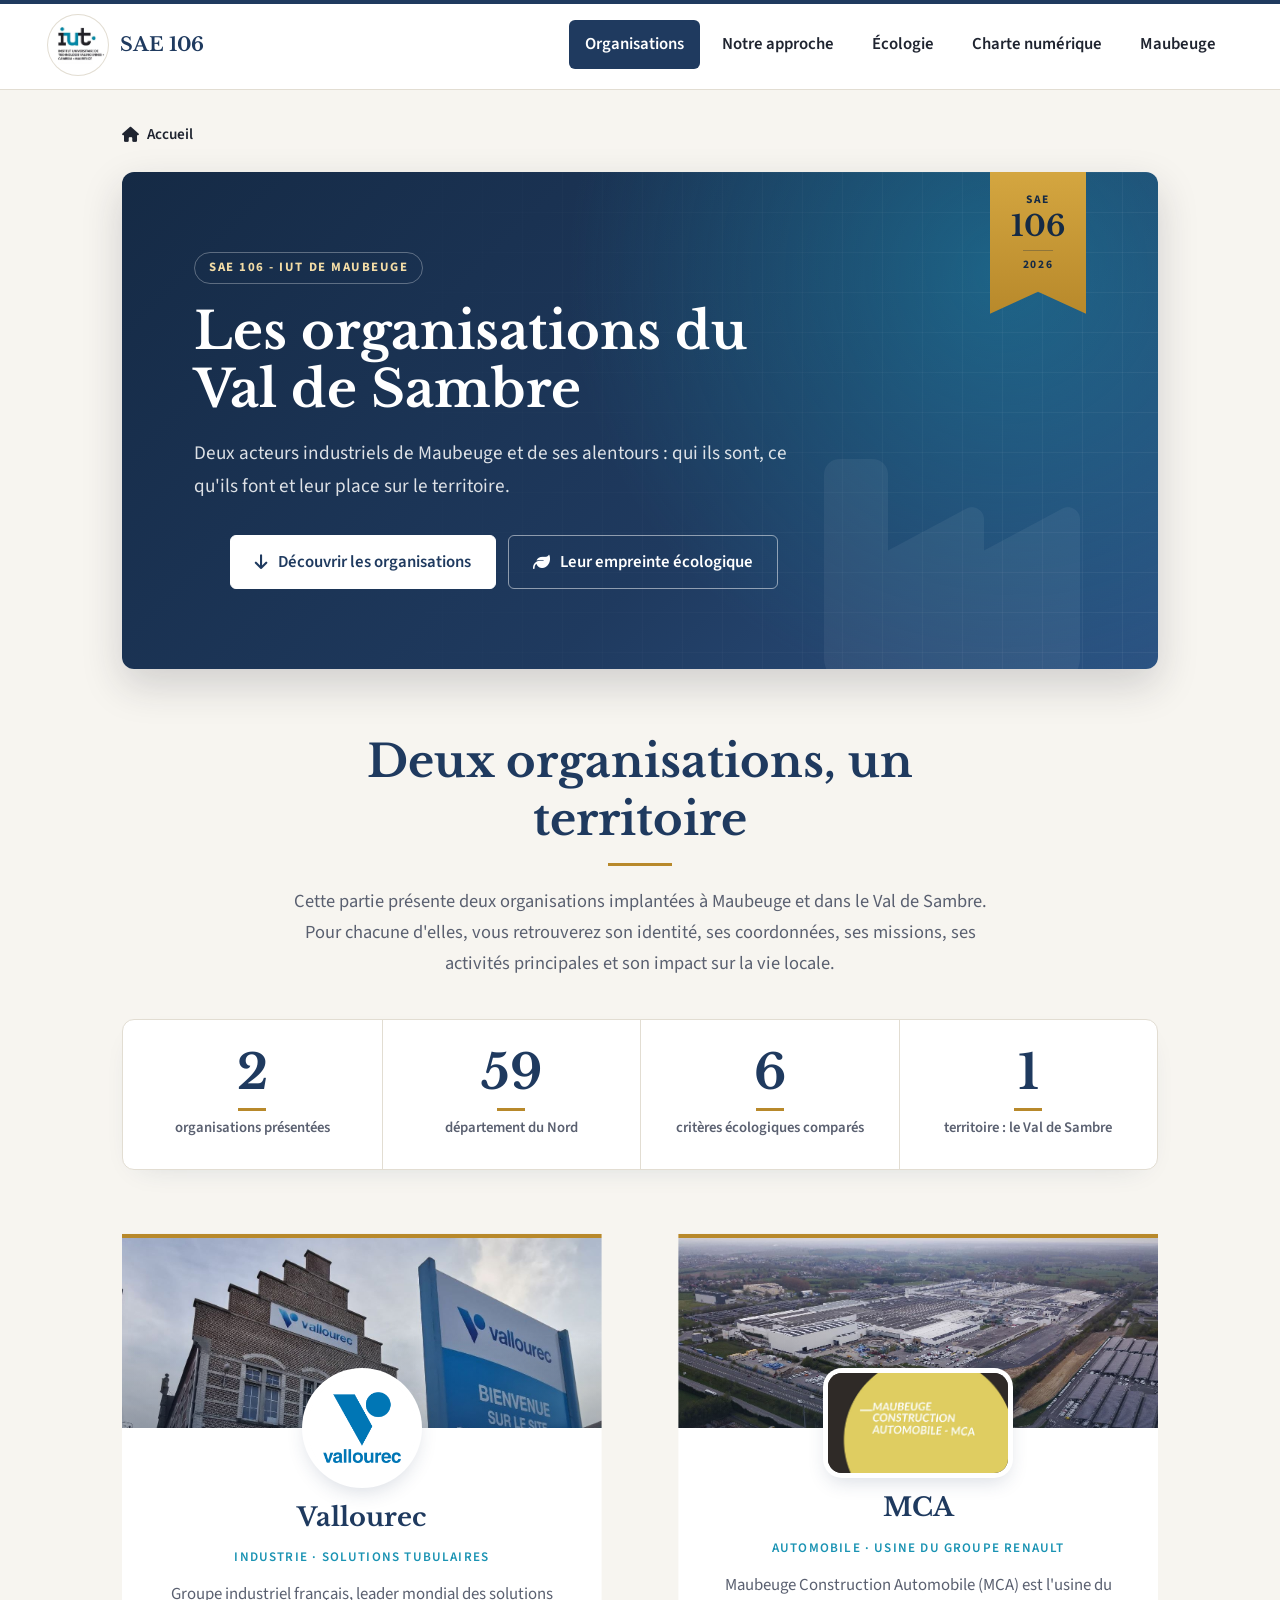
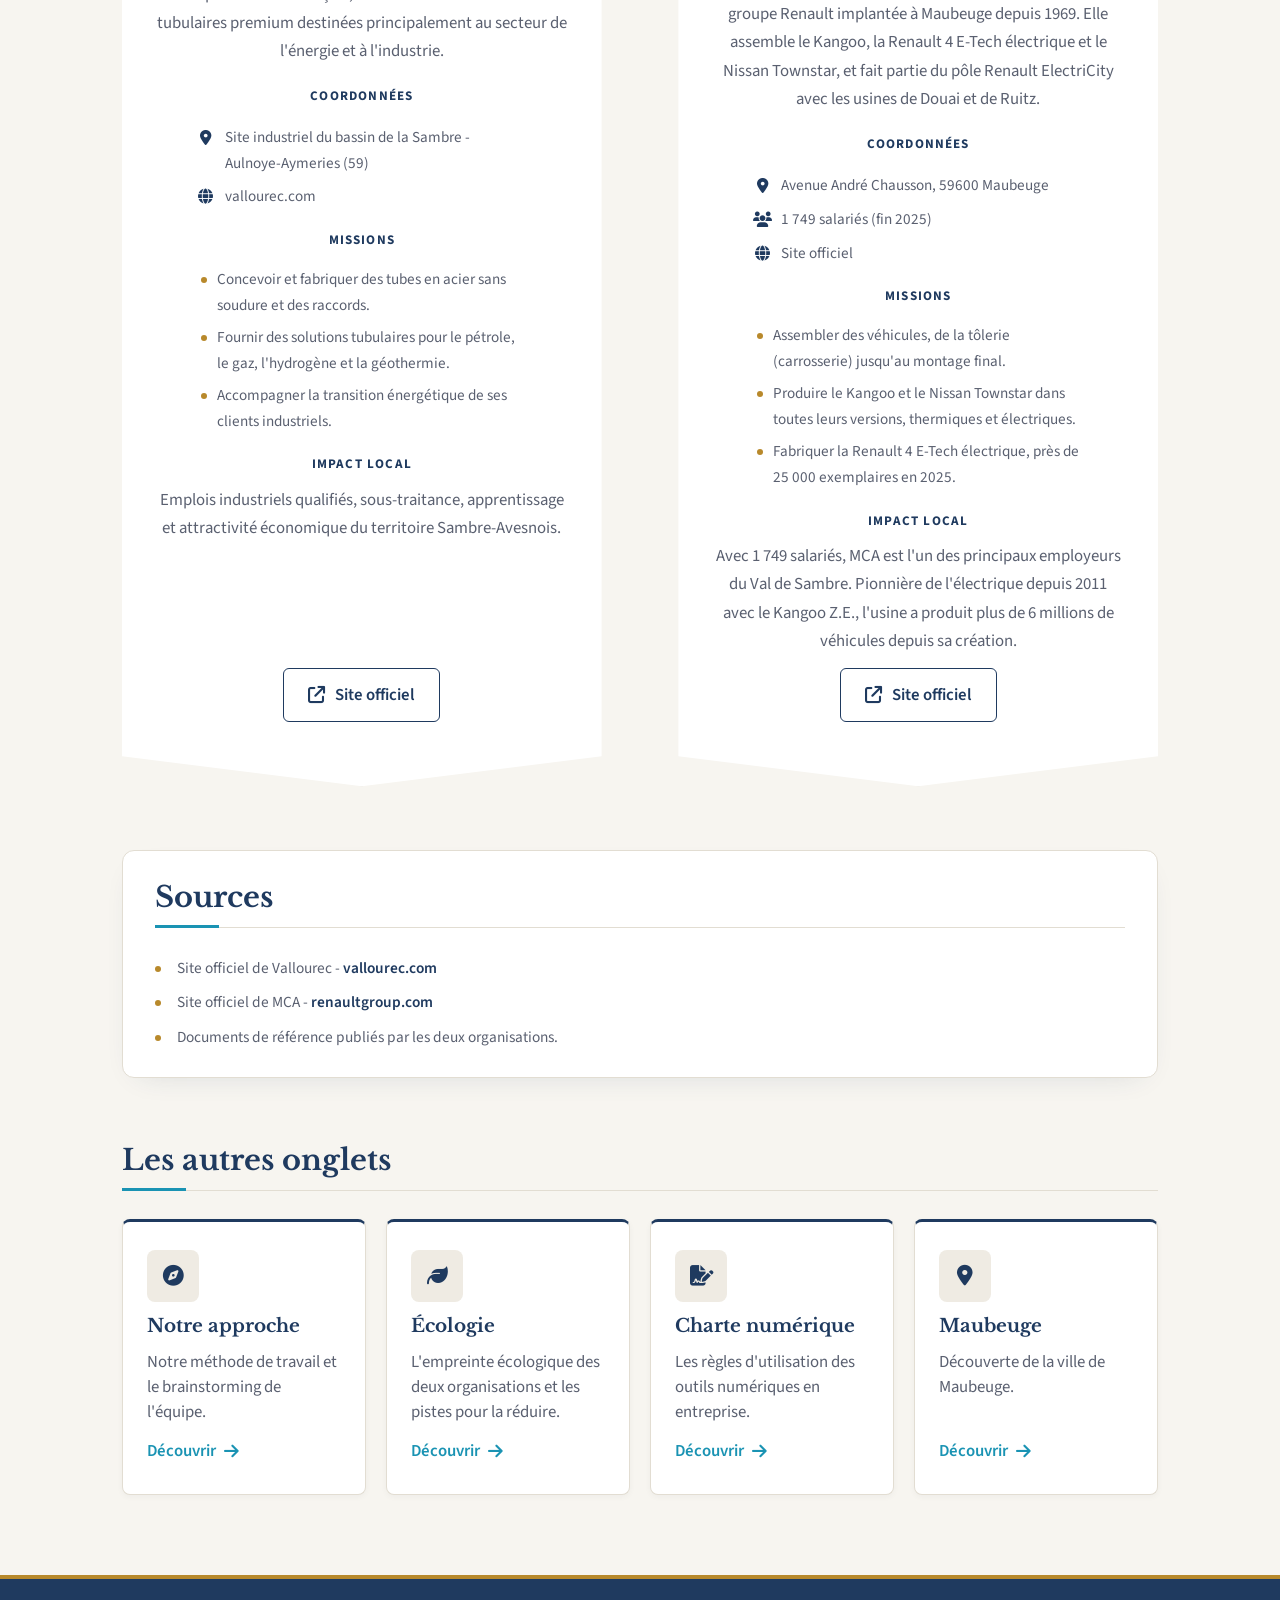
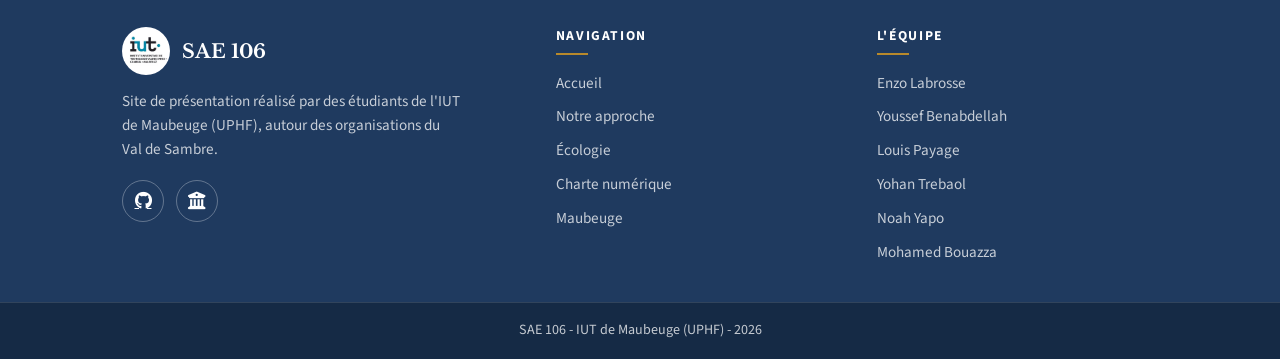
<file: index.html>
<!DOCTYPE html>
<html lang="fr">

<head>
    <meta charset="UTF-8">
    <meta name="viewport" content="width=device-width, initial-scale=1.0">
    <meta name="description" content="Accueil - Les organisations de Maubeuge et du Val de Sambre - Site de la SAE 106 de l'IUT de Maubeuge (UPHF)">
    <link rel="icon" href="source/logo.png">
    <link rel="stylesheet" href="https://cdnjs.cloudflare.com/ajax/libs/font-awesome/6.5.1/css/all.min.css">
    <link href="css/style.css?v=7" rel="stylesheet">
    <link href="css/pages/index.css?v=7" rel="stylesheet">
    <title>Accueil - SAE 106 - IUT de Maubeuge</title>
    <script>document.documentElement.classList.add("js");</script>
    <script src="js/main.js?v=5" defer></script>
</head>

<body>
    <header>
        <a class="marque" href="index.html">
            <img class="logo" src="source/logo.png" alt="Logo de l'IUT de Maubeuge">
            <span>SAE 106</span>
        </a>
        <button class="burger" type="button" aria-label="Ouvrir le menu" aria-expanded="false" aria-controls="menu">
            <span></span>
            <span></span>
            <span></span>
        </button>
        <nav id="menu" aria-label="Menu principal">
            <ul>
                <li><a href="index.html" class="navi">Organisations</a></li>
                <li><a href="page/onglet1.html" class="navi">Notre approche</a></li>
                <li><a href="page/onglet2.html" class="navi">Écologie</a></li>
                <li><a href="page/onglet3.html" class="navi">Charte numérique</a></li>
                <li><a href="page/onglet4.html" class="navi">Maubeuge</a></li>
            </ul>
        </nav>
    </header>

    <main>
        <nav class="fil-ariane" aria-label="Fil d'Ariane">
            <ol>
                <li aria-current="page">
                    <i class="fa-solid fa-house" aria-hidden="true"></i>
                    Accueil
                </li>
            </ol>
        </nav>

        <section class="hero">
            <div class="hero-contenu">
                <p class="hero-surtitre">SAE 106 - IUT de Maubeuge</p>
                <h1 class="hero-titre">Les organisations du Val de Sambre</h1>
                <p class="hero-accroche">Deux acteurs industriels de Maubeuge et de ses alentours : qui ils sont, ce qu'ils font et leur place sur le territoire.</p>
                <div class="actions hero-actions">
                    <a class="bouton bouton-clair" href="#organisations">
                        <i class="fa-solid fa-arrow-down" aria-hidden="true"></i>
                        Découvrir les organisations
                    </a>
                    <a class="bouton bouton-contour" href="page/onglet2.html">
                        <i class="fa-solid fa-leaf" aria-hidden="true"></i>
                        Leur empreinte écologique
                    </a>
                </div>
            </div>
            <div class="banniere-pointe" aria-hidden="true">
                <span class="banniere-pointe-haut">SAE</span>
                <span class="banniere-pointe-num">106</span>
                <span class="banniere-pointe-bas">2026</span>
            </div>
            <i class="fa-solid fa-industry hero-decor" aria-hidden="true"></i>
        </section>

        <section class="intro apparition">
            <h2 class="titre-page">Deux organisations, un territoire</h2>
            <p class="onglet-intro">
                Cette partie présente deux organisations implantées à Maubeuge et dans le Val de Sambre.
                Pour chacune d'elles, vous retrouverez son identité, ses coordonnées, ses missions, ses activités
                principales et son impact sur la vie locale.
            </p>
        </section>

        <section class="chiffres-cles" aria-label="Chiffres clés">
            <div class="chiffre apparition" style="--delai: 1">
                <span class="chiffre-valeur">2</span>
                <span class="chiffre-label">organisations présentées</span>
            </div>
            <div class="chiffre apparition" style="--delai: 2">
                <span class="chiffre-valeur">59</span>
                <span class="chiffre-label">département du Nord</span>
            </div>
            <div class="chiffre apparition" style="--delai: 3">
                <span class="chiffre-valeur">6</span>
                <span class="chiffre-label">critères écologiques comparés</span>
            </div>
            <div class="chiffre apparition" style="--delai: 4">
                <span class="chiffre-valeur">1</span>
                <span class="chiffre-label">territoire : le Val de Sambre</span>
            </div>
        </section>

        <section id="organisations" aria-label="Fiches des organisations">
            <div class="bandeaux-entreprises">

                <!-- ================= Vallourec ================= -->
                <article class="bandeau-entreprise apparition" style="--delai: 1">
                    <div class="bandeau-photo">
                        <i class="fa-solid fa-industry" aria-hidden="true"></i>
                        <img src="source/photo_vallourec.jpg" alt="Site de Vallourec" onerror="this.remove()">
                    </div>

                    <span class="bandeau-logo">
                        <i class="fa-solid fa-industry" aria-hidden="true"></i>
                        <img src="source/logo_Vallourec.png" alt="Logo de Vallourec" onerror="this.remove()">
                    </span>

                    <h2 class="bandeau-nom">Vallourec</h2>
                    <p class="bandeau-type">Industrie &middot; Solutions tubulaires</p>

                    <p class="bandeau-texte">
                        Groupe industriel français, leader mondial des solutions tubulaires premium destinées
                        principalement au secteur de l'énergie et à l'industrie.
                    </p>

                    <h3 class="bandeau-sous-titre">Coordonnées</h3>
                    <ul class="bandeau-infos">
                        <li>
                            <i class="fa-solid fa-location-dot" aria-hidden="true"></i>
                            <span>Site industriel du bassin de la Sambre - Aulnoye-Aymeries (59)</span>
                        </li>
                        <li>
                            <i class="fa-solid fa-globe" aria-hidden="true"></i>
                            <span><a href="https://www.vallourec.com" target="_blank" rel="noopener">vallourec.com</a></span>
                        </li>
                    </ul>

                    <h3 class="bandeau-sous-titre">Missions</h3>
                    <ul class="bandeau-liste">
                        <li>Concevoir et fabriquer des tubes en acier sans soudure et des raccords.</li>
                        <li>Fournir des solutions tubulaires pour le pétrole, le gaz, l'hydrogène et la géothermie.</li>
                        <li>Accompagner la transition énergétique de ses clients industriels.</li>
                    </ul>

                    <h3 class="bandeau-sous-titre">Impact local</h3>
                    <p class="bandeau-texte">
                        Emplois industriels qualifiés, sous-traitance, apprentissage et attractivité
                        économique du territoire Sambre-Avesnois.
                    </p>

                    <a class="bouton bouton-secondaire" href="https://www.vallourec.com" target="_blank" rel="noopener">
                        <i class="fa-solid fa-arrow-up-right-from-square" aria-hidden="true"></i>
                        Site officiel
                    </a>
                </article>

                <!-- ===================== MCA ===================== -->
                <article class="bandeau-entreprise apparition" style="--delai: 2">
                    <div class="bandeau-photo">
                        <i class="fa-solid fa-car" aria-hidden="true"></i>
                        <img src="source/photo_mca.jpg" alt="Vue aérienne de l'usine MCA à Maubeuge" onerror="this.remove()">
                    </div>

                    <span class="bandeau-logo bandeau-logo-sombre">
                        <i class="fa-solid fa-car" aria-hidden="true"></i>
                        <img src="source/logo_mca.jpeg" alt="Logo de MCA" onerror="this.remove()">
                    </span>

                    <h2 class="bandeau-nom">MCA</h2>
                    <p class="bandeau-type">Automobile &middot; Usine du groupe Renault</p>

                    <p class="bandeau-texte">
                        Maubeuge Construction Automobile (MCA) est l'usine du groupe Renault implantée à Maubeuge
                        depuis 1969. Elle assemble le Kangoo, la Renault 4 E-Tech électrique et le Nissan Townstar,
                        et fait partie du pôle Renault ElectriCity avec les usines de Douai et de Ruitz.
                    </p>

                    <h3 class="bandeau-sous-titre">Coordonnées</h3>
                    <ul class="bandeau-infos">
                        <li>
                            <i class="fa-solid fa-location-dot" aria-hidden="true"></i>
                            <span>Avenue André Chausson, 59600 Maubeuge</span>
                        </li>
                        <li>
                            <i class="fa-solid fa-users" aria-hidden="true"></i>
                            <span>1 749 salariés (fin 2025)</span>
                        </li>
                        <li>
                            <i class="fa-solid fa-globe" aria-hidden="true"></i>
                            <span><a href="https://www.renaultgroup.com/groupe/implantations/usine-maubeuge-mca/" target="_blank" rel="noopener">Site officiel</a></span>
                        </li>
                    </ul>

                    <h3 class="bandeau-sous-titre">Missions</h3>
                    <ul class="bandeau-liste">
                        <li>Assembler des véhicules, de la tôlerie (carrosserie) jusqu'au montage final.</li>
                        <li>Produire le Kangoo et le Nissan Townstar dans toutes leurs versions, thermiques et électriques.</li>
                        <li>Fabriquer la Renault 4 E-Tech électrique, près de 25 000 exemplaires en 2025.</li>
                    </ul>

                    <h3 class="bandeau-sous-titre">Impact local</h3>
                    <p class="bandeau-texte">
                        Avec 1 749 salariés, MCA est l'un des principaux employeurs du Val de Sambre. Pionnière de
                        l'électrique depuis 2011 avec le Kangoo Z.E., l'usine a produit plus de 6 millions de véhicules
                        depuis sa création.
                    </p>

                    <a class="bouton bouton-secondaire" href="https://www.renaultgroup.com/groupe/implantations/usine-maubeuge-mca/" target="_blank" rel="noopener">
                        <i class="fa-solid fa-arrow-up-right-from-square" aria-hidden="true"></i>
                        Site officiel
                    </a>
                </article>

            </div>
        </section>

        <section class="sources apparition" aria-labelledby="titre-sources">
            <h2 id="titre-sources" class="section-titre">Sources</h2>
            <ul>
                <li>Site officiel de Vallourec - <a href="https://www.vallourec.com" target="_blank" rel="noopener">vallourec.com</a></li>
                <li>Site officiel de MCA - <a href="https://www.renaultgroup.com/groupe/implantations/usine-maubeuge-mca/" target="_blank" rel="noopener">renaultgroup.com</a></li>
                <li>Documents de référence publiés par les deux organisations.</li>
            </ul>
        </section>

        <section aria-labelledby="titre-onglets">
            <h2 id="titre-onglets" class="section-titre apparition">Les autres onglets</h2>
            <div class="grille-cartes">
                <a class="carte apparition" style="--delai: 1" href="page/onglet1.html">
                    <span class="carte-icone"><i class="fa-solid fa-compass" aria-hidden="true"></i></span>
                    <h3>Notre approche</h3>
                    <p>Notre méthode de travail et le brainstorming de l'équipe.</p>
                    <span class="carte-lien">Découvrir <i class="fa-solid fa-arrow-right" aria-hidden="true"></i></span>
                </a>
                <a class="carte apparition" style="--delai: 2" href="page/onglet2.html">
                    <span class="carte-icone"><i class="fa-solid fa-leaf" aria-hidden="true"></i></span>
                    <h3>Écologie</h3>
                    <p>L'empreinte écologique des deux organisations et les pistes pour la réduire.</p>
                    <span class="carte-lien">Découvrir <i class="fa-solid fa-arrow-right" aria-hidden="true"></i></span>
                </a>
                <a class="carte apparition" style="--delai: 3" href="page/onglet3.html">
                    <span class="carte-icone"><i class="fa-solid fa-file-signature" aria-hidden="true"></i></span>
                    <h3>Charte numérique</h3>
                    <p>Les règles d'utilisation des outils numériques en entreprise.</p>
                    <span class="carte-lien">Découvrir <i class="fa-solid fa-arrow-right" aria-hidden="true"></i></span>
                </a>
                <a class="carte apparition" style="--delai: 4" href="page/onglet4.html">
                    <span class="carte-icone"><i class="fa-solid fa-location-dot" aria-hidden="true"></i></span>
                    <h3>Maubeuge</h3>
                    <p>Découverte de la ville de Maubeuge.</p>
                    <span class="carte-lien">Découvrir <i class="fa-solid fa-arrow-right" aria-hidden="true"></i></span>
                </a>
            </div>
        </section>
    </main>

    <footer>
        <div class="footer-grille">
            <div class="footer-colonne footer-marque">
                <a class="footer-logo" href="index.html">
                    <img src="source/logo.png" alt="" width="48" height="48">
                    <span>SAE 106</span>
                </a>
                <p>Site de présentation réalisé par des étudiants de l'IUT de Maubeuge (UPHF), autour des organisations du Val de Sambre.</p>
                <div class="liens-footer">
                    <a href="https://github.com/JulesLFL/sae106" aria-label="Dépôt GitHub du projet">
                        <i class="fa-brands fa-github" aria-hidden="true"></i>
                    </a>
                    <a href="https://www.uphf.fr" aria-label="Site de l'UPHF">
                        <i class="fa-solid fa-building-columns" aria-hidden="true"></i>
                    </a>
                </div>
            </div>

            <nav class="footer-colonne" aria-label="Plan du site">
                <h2 class="footer-titre">Navigation</h2>
                <ul>
                    <li><a href="index.html">Accueil</a></li>
                    <li><a href="page/onglet1.html">Notre approche</a></li>
                    <li><a href="page/onglet2.html">Écologie</a></li>
                    <li><a href="page/onglet3.html">Charte numérique</a></li>
                    <li><a href="page/onglet4.html">Maubeuge</a></li>
                </ul>
            </nav>

            <div class="footer-colonne">
                <h2 class="footer-titre">L'équipe</h2>
                <ul>
                    <li>Enzo Labrosse</li>
                    <li>Youssef Benabdellah</li>
                    <li>Louis Payage</li>
                    <li>Yohan Trebaol</li>
                    <li>Noah Yapo</li>
                    <li>Mohamed Bouazza</li>
                </ul>
            </div>
        </div>

        <div class="footer-bas">
            <p>SAE 106 - IUT de Maubeuge (UPHF) - <span id="annee">2026</span></p>
        </div>
    </footer>
</body>

</html>
</file>
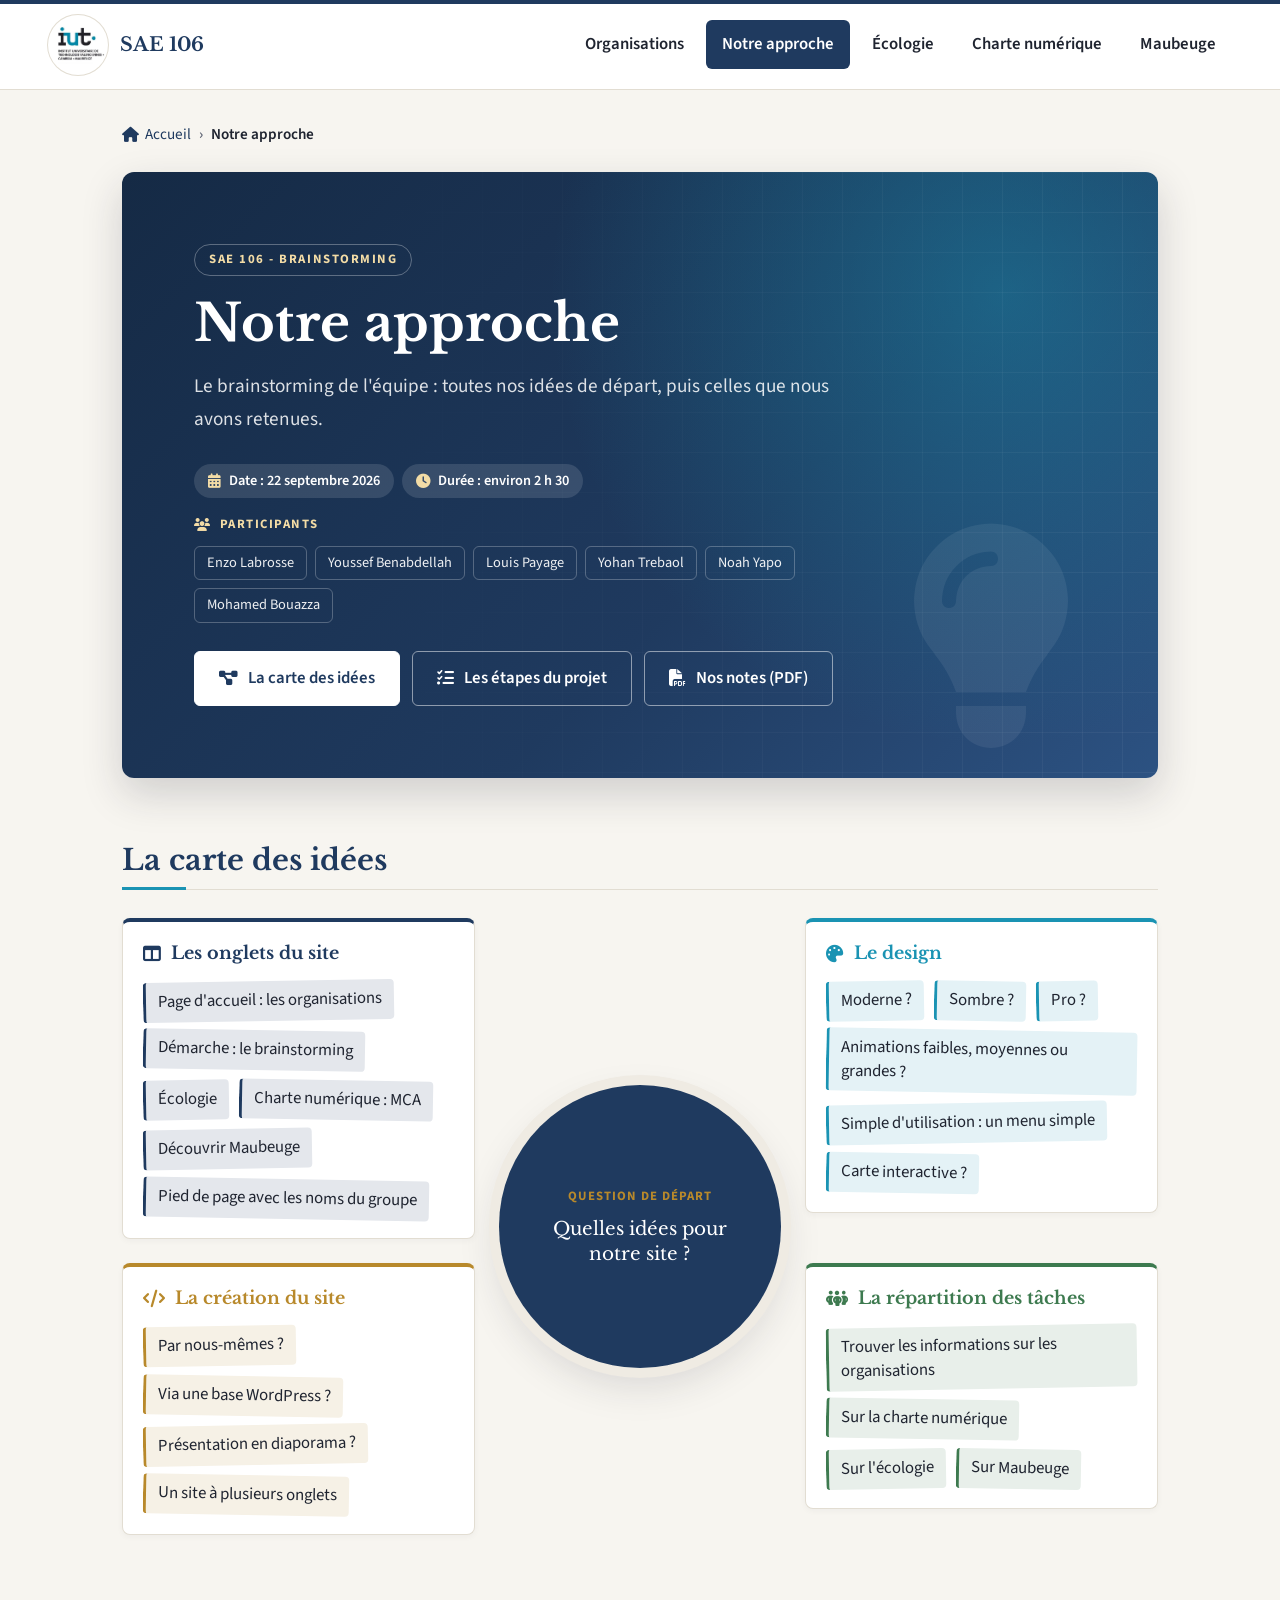
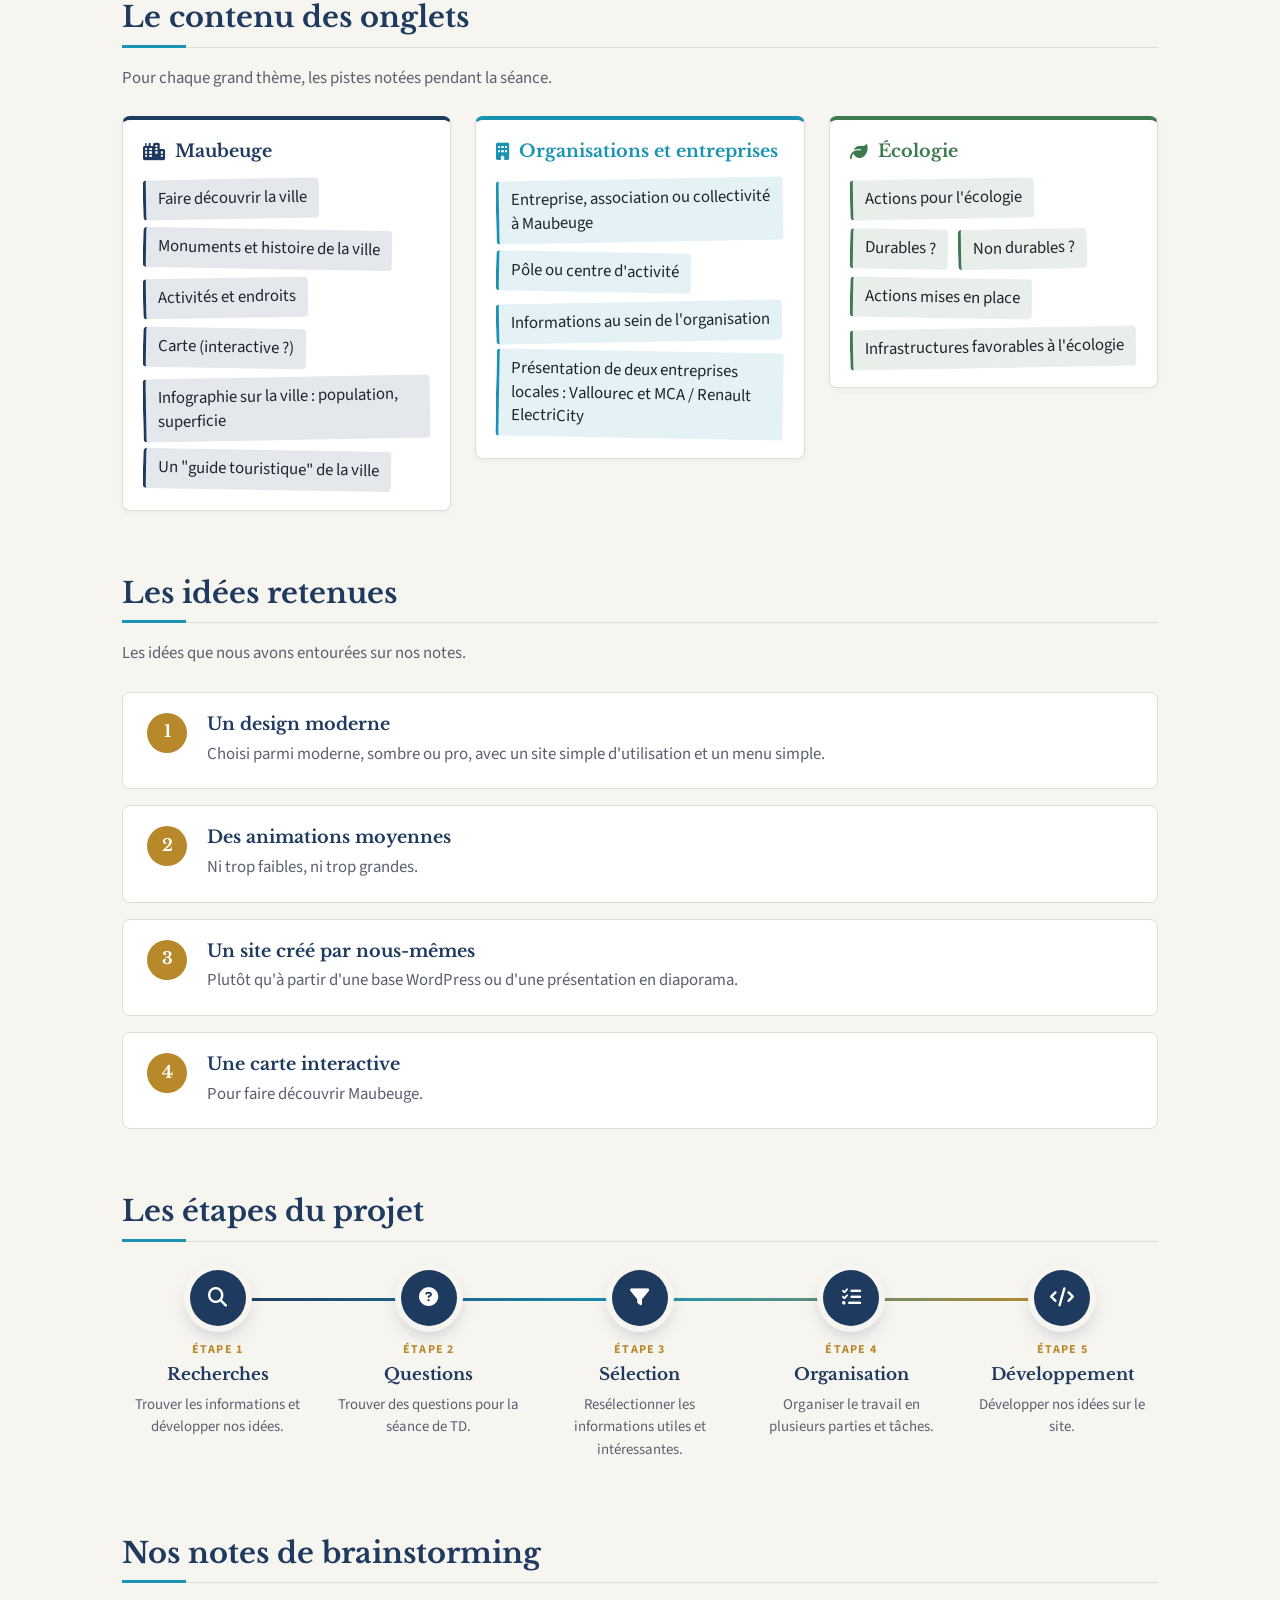
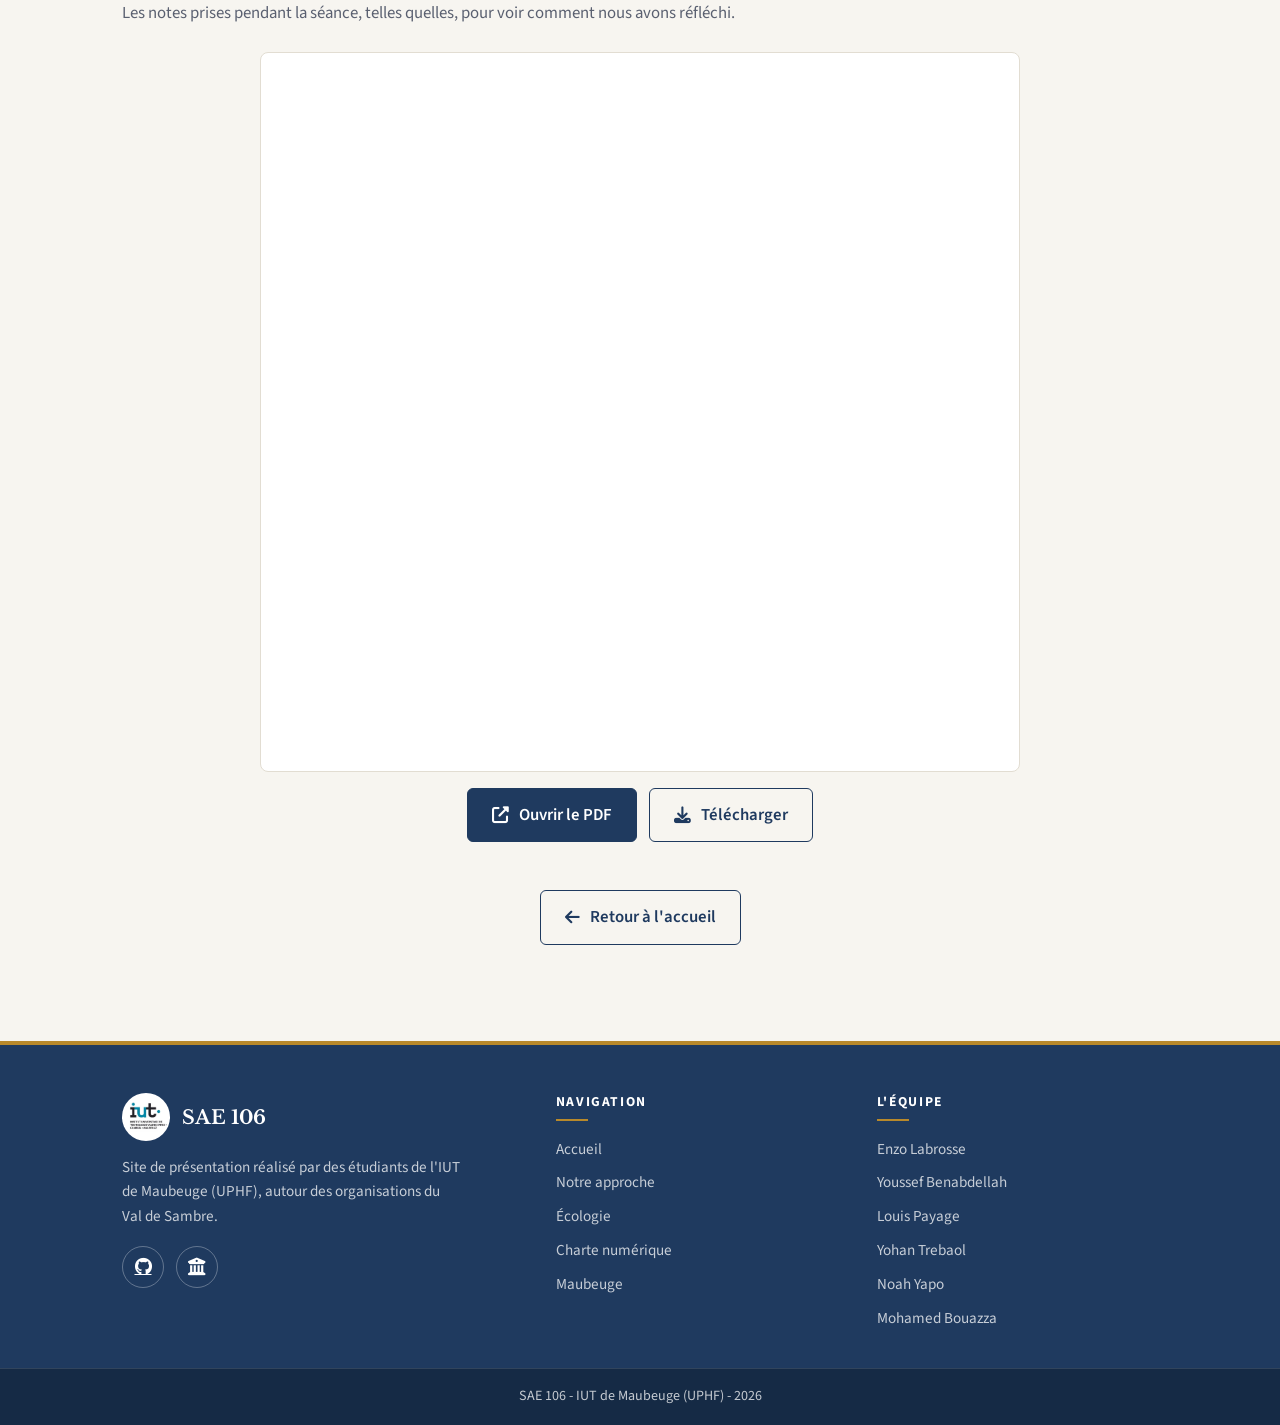
<file: page/onglet1.html>
<!DOCTYPE html>
<html lang="fr">

<head>
    <meta charset="UTF-8">
    <meta name="viewport" content="width=device-width, initial-scale=1.0">
    <meta name="description" content="Notre approche - Site de la SAE 106 de l'IUT de Maubeuge (UPHF)">
    <link rel="icon" href="../source/logo.png">
    <link rel="stylesheet" href="https://cdnjs.cloudflare.com/ajax/libs/font-awesome/6.5.1/css/all.min.css">
    <link href="../css/style.css?v=7" rel="stylesheet">
    <link href="../css/pages/onglet.css?v=6" rel="stylesheet">
    <link href="../css/pages/brainstorming.css?v=7" rel="stylesheet">
    <title>Notre approche - SAE 106</title>
    <script>document.documentElement.classList.add("js");</script>
    <script src="../js/main.js?v=5" defer></script>
</head>

<body>
    <header>
        <a class="marque" href="../index.html">
            <img class="logo" src="../source/logo.png" alt="Logo de l'IUT de Maubeuge">
            <span>SAE 106</span>
        </a>
        <button class="burger" type="button" aria-label="Ouvrir le menu" aria-expanded="false" aria-controls="menu">
            <span></span>
            <span></span>
            <span></span>
        </button>
        <nav id="menu" aria-label="Menu principal">
            <ul>
                <li><a href="../index.html" class="navi">Organisations</a></li>
                <li><a href="onglet1.html" class="navi">Notre approche</a></li>
                <li><a href="onglet2.html" class="navi">Écologie</a></li>
                <li><a href="onglet3.html" class="navi">Charte numérique</a></li>
                <li><a href="onglet4.html" class="navi">Maubeuge</a></li>
            </ul>
        </nav>
    </header>

    <main>
        <nav class="fil-ariane" aria-label="Fil d'Ariane">
            <ol>
                <li>
                    <a href="../index.html">
                        <i class="fa-solid fa-house" aria-hidden="true"></i>
                        Accueil
                    </a>
                </li>
                <li aria-current="page">Notre approche</li>
            </ol>
        </nav>

        <section class="banniere">
            <div class="banniere-contenu">
                <p class="banniere-surtitre">SAE 106 - Brainstorming</p>
                <h1 class="banniere-titre">Notre approche</h1>
                <p class="banniere-accroche">Le brainstorming de l'équipe : toutes nos idées de départ, puis celles que nous avons retenues.</p>
                <ul class="banniere-infos">
                    <li><i class="fa-solid fa-calendar-days" aria-hidden="true"></i> Date : 22 septembre 2026</li>
                    <li><i class="fa-solid fa-clock" aria-hidden="true"></i> Durée : environ 2 h 30</li>
                </ul>
                <div class="banniere-equipe">
                    <p class="banniere-equipe-titre" id="titre-participants"><i class="fa-solid fa-users" aria-hidden="true"></i> Participants</p>
                    <ul aria-labelledby="titre-participants">
                        <li>Enzo Labrosse</li>
                        <li>Youssef Benabdellah</li>
                        <li>Louis Payage</li>
                        <li>Yohan Trebaol</li>
                        <li>Noah Yapo</li>
                        <li>Mohamed Bouazza</li>
                    </ul>
                </div>
                <div class="banniere-actions">
                    <a class="bouton bouton-clair" href="#titre-carte">
                        <i class="fa-solid fa-diagram-project" aria-hidden="true"></i>
                        La carte des idées
                    </a>
                    <a class="bouton bouton-contour" href="#titre-etapes">
                        <i class="fa-solid fa-list-check" aria-hidden="true"></i>
                        Les étapes du projet
                    </a>
                    <a class="bouton bouton-contour" href="#titre-notes">
                        <i class="fa-solid fa-file-pdf" aria-hidden="true"></i>
                        Nos notes (PDF)
                    </a>
                </div>
            </div>
            <i class="fa-solid fa-lightbulb banniere-decor" aria-hidden="true"></i>
        </section>

        <section class="bloc" aria-labelledby="titre-carte">
            <h2 id="titre-carte" class="section-titre apparition">La carte des idées</h2>
            <div class="carte-mentale">
                <div class="sujet apparition">
                    <span class="sujet-label">Question de départ</span>
                    <p>Quelles idées pour notre site ?</p>
                </div>
                <article class="branche apparition" style="--delai: 1; --couleur: var(--primaire)">
                    <h3><i class="fa-solid fa-table-columns" aria-hidden="true"></i> Les onglets du site</h3>
                    <ul class="idees">
                        <li>Page d'accueil : les organisations</li>
                        <li>Démarche : le brainstorming</li>
                        <li>Écologie</li>
                        <li>Charte numérique : MCA</li>
                        <li>Découvrir Maubeuge</li>
                        <li>Pied de page avec les noms du groupe</li>
                    </ul>
                </article>
                <article class="branche apparition" style="--delai: 2; --couleur: var(--accent)">
                    <h3><i class="fa-solid fa-palette" aria-hidden="true"></i> Le design</h3>
                    <ul class="idees">
                        <li>Moderne ?</li>
                        <li>Sombre ?</li>
                        <li>Pro ?</li>
                        <li>Animations faibles, moyennes ou grandes ?</li>
                        <li>Simple d'utilisation : un menu simple</li>
                        <li>Carte interactive ?</li>
                    </ul>
                </article>
                <article class="branche apparition" style="--delai: 3; --couleur: var(--or)">
                    <h3><i class="fa-solid fa-code" aria-hidden="true"></i> La création du site</h3>
                    <ul class="idees">
                        <li>Par nous-mêmes ?</li>
                        <li>Via une base WordPress ?</li>
                        <li>Présentation en diaporama ?</li>
                        <li>Un site à plusieurs onglets</li>
                    </ul>
                </article>
                <article class="branche apparition" style="--delai: 4; --couleur: var(--vert)">
                    <h3><i class="fa-solid fa-people-group" aria-hidden="true"></i> La répartition des tâches</h3>
                    <ul class="idees">
                        <li>Trouver les informations sur les organisations</li>
                        <li>Sur la charte numérique</li>
                        <li>Sur l'écologie</li>
                        <li>Sur Maubeuge</li>
                    </ul>
                </article>
            </div>
        </section>

        <section class="bloc" aria-labelledby="titre-contenus">
            <h2 id="titre-contenus" class="section-titre apparition">Le contenu des onglets</h2>
            <p class="section-intro apparition">Pour chaque grand thème, les pistes notées pendant la séance.</p>
            <div class="contenus">
                <article class="branche apparition" style="--delai: 1; --couleur: var(--primaire)">
                    <h3><i class="fa-solid fa-city" aria-hidden="true"></i> Maubeuge</h3>
                    <ul class="idees">
                        <li>Faire découvrir la ville</li>
                        <li>Monuments et histoire de la ville</li>
                        <li>Activités et endroits</li>
                        <li>Carte (interactive ?)</li>
                        <li>Infographie sur la ville : population, superficie</li>
                        <li>Un "guide touristique" de la ville</li>
                    </ul>
                </article>
                <article class="branche apparition" style="--delai: 2; --couleur: var(--accent)">
                    <h3><i class="fa-solid fa-building" aria-hidden="true"></i> Organisations et entreprises</h3>
                    <ul class="idees">
                        <li>Entreprise, association ou collectivité à Maubeuge</li>
                        <li>Pôle ou centre d'activité</li>
                        <li>Informations au sein de l'organisation</li>
                        <li>Présentation de deux entreprises locales : Vallourec et MCA / Renault ElectriCity</li>
                    </ul>
                </article>
                <article class="branche apparition" style="--delai: 3; --couleur: var(--vert)">
                    <h3><i class="fa-solid fa-leaf" aria-hidden="true"></i> Écologie</h3>
                    <ul class="idees">
                        <li>Actions pour l'écologie</li>
                        <li>Durables ?</li>
                        <li>Non durables ?</li>
                        <li>Actions mises en place</li>
                        <li>Infrastructures favorables à l'écologie</li>
                    </ul>
                </article>
            </div>
        </section>

        <section class="bloc" aria-labelledby="titre-retenues">
            <h2 id="titre-retenues" class="section-titre apparition">Les idées retenues</h2>
            <p class="section-intro apparition">Les idées que nous avons entourées sur nos notes.</p>
            <ol class="retenues">
                <li class="apparition" style="--delai: 1">
                    <h3>Un design moderne</h3>
                    <p>Choisi parmi moderne, sombre ou pro, avec un site simple d'utilisation et un menu simple.</p>
                </li>
                <li class="apparition" style="--delai: 2">
                    <h3>Des animations moyennes</h3>
                    <p>Ni trop faibles, ni trop grandes.</p>
                </li>
                <li class="apparition" style="--delai: 3">
                    <h3>Un site créé par nous-mêmes</h3>
                    <p>Plutôt qu'à partir d'une base WordPress ou d'une présentation en diaporama.</p>
                </li>
                <li class="apparition" style="--delai: 4">
                    <h3>Une carte interactive</h3>
                    <p>Pour faire découvrir Maubeuge.</p>
                </li>
            </ol>
        </section>

        <section class="bloc" aria-labelledby="titre-etapes">
            <h2 id="titre-etapes" class="section-titre apparition">Les étapes du projet</h2>
            <ol class="frise">
                <li class="etape apparition" style="--delai: 1">
                    <span class="etape-pastille"><i class="fa-solid fa-magnifying-glass" aria-hidden="true"></i></span>
                    <span class="etape-num">Étape 1</span>
                    <h3>Recherches</h3>
                    <p>Trouver les informations et développer nos idées.</p>
                </li>
                <li class="etape apparition" style="--delai: 2">
                    <span class="etape-pastille"><i class="fa-solid fa-circle-question" aria-hidden="true"></i></span>
                    <span class="etape-num">Étape 2</span>
                    <h3>Questions</h3>
                    <p>Trouver des questions pour la séance de TD.</p>
                </li>
                <li class="etape apparition" style="--delai: 3">
                    <span class="etape-pastille"><i class="fa-solid fa-filter" aria-hidden="true"></i></span>
                    <span class="etape-num">Étape 3</span>
                    <h3>Sélection</h3>
                    <p>Resélectionner les informations utiles et intéressantes.</p>
                </li>
                <li class="etape apparition" style="--delai: 4">
                    <span class="etape-pastille"><i class="fa-solid fa-list-check" aria-hidden="true"></i></span>
                    <span class="etape-num">Étape 4</span>
                    <h3>Organisation</h3>
                    <p>Organiser le travail en plusieurs parties et tâches.</p>
                </li>
                <li class="etape apparition" style="--delai: 5">
                    <span class="etape-pastille"><i class="fa-solid fa-code" aria-hidden="true"></i></span>
                    <span class="etape-num">Étape 5</span>
                    <h3>Développement</h3>
                    <p>Développer nos idées sur le site.</p>
                </li>
            </ol>
        </section>

        <section class="bloc" aria-labelledby="titre-notes">
            <h2 id="titre-notes" class="section-titre apparition">Nos notes de brainstorming</h2>
            <p class="section-intro apparition">Les notes prises pendant la séance, telles quelles, pour voir comment nous avons réfléchi.</p>
            <div class="notes-pdf apparition">
                <iframe class="notes-pdf-lecteur" src="../source/Brainstorm.pdf#view=FitH" title="Notes manuscrites de la séance de brainstorming (PDF)" loading="lazy"></iframe>
                <div class="notes-pdf-actions">
                    <a class="bouton" href="../source/Brainstorm.pdf" target="_blank" rel="noopener">
                        <i class="fa-solid fa-up-right-from-square" aria-hidden="true"></i>
                        Ouvrir le PDF
                    </a>
                    <a class="bouton bouton-secondaire" href="../source/Brainstorm.pdf" download="brainstorming-sae106.pdf">
                        <i class="fa-solid fa-download" aria-hidden="true"></i>
                        Télécharger
                    </a>
                </div>
            </div>
        </section>

        <div class="retour apparition">
            <a class="bouton bouton-secondaire" href="../index.html">
                <i class="fa-solid fa-arrow-left" aria-hidden="true"></i>
                Retour à l'accueil
            </a>
        </div>
    </main>

    <footer>
        <div class="footer-grille">
            <div class="footer-colonne footer-marque">
                <a class="footer-logo" href="../index.html">
                    <img src="../source/logo.png" alt="" width="48" height="48">
                    <span>SAE 106</span>
                </a>
                <p>Site de présentation réalisé par des étudiants de l'IUT de Maubeuge (UPHF), autour des organisations du Val de Sambre.</p>
                <div class="liens-footer">
                    <a href="https://github.com/JulesLFL/sae106" aria-label="Dépôt GitHub du projet">
                        <i class="fa-brands fa-github" aria-hidden="true"></i>
                    </a>
                    <a href="https://www.uphf.fr" aria-label="Site de l'UPHF">
                        <i class="fa-solid fa-building-columns" aria-hidden="true"></i>
                    </a>
                </div>
            </div>

            <nav class="footer-colonne" aria-label="Plan du site">
                <h2 class="footer-titre">Navigation</h2>
                <ul>
                    <li><a href="../index.html">Accueil</a></li>
                    <li><a href="onglet1.html">Notre approche</a></li>
                    <li><a href="onglet2.html">Écologie</a></li>
                    <li><a href="onglet3.html">Charte numérique</a></li>
                    <li><a href="onglet4.html">Maubeuge</a></li>
                </ul>
            </nav>

            <div class="footer-colonne">
                <h2 class="footer-titre">L'équipe</h2>
                <ul>
                    <li>Enzo Labrosse</li>
                    <li>Youssef Benabdellah</li>
                    <li>Louis Payage</li>
                    <li>Yohan Trebaol</li>
                    <li>Noah Yapo</li>
                    <li>Mohamed Bouazza</li>
                </ul>
            </div>
        </div>

        <div class="footer-bas">
            <p>SAE 106 - IUT de Maubeuge (UPHF) - <span id="annee">2026</span></p>
        </div>
    </footer>
</body>

</html>
</file>
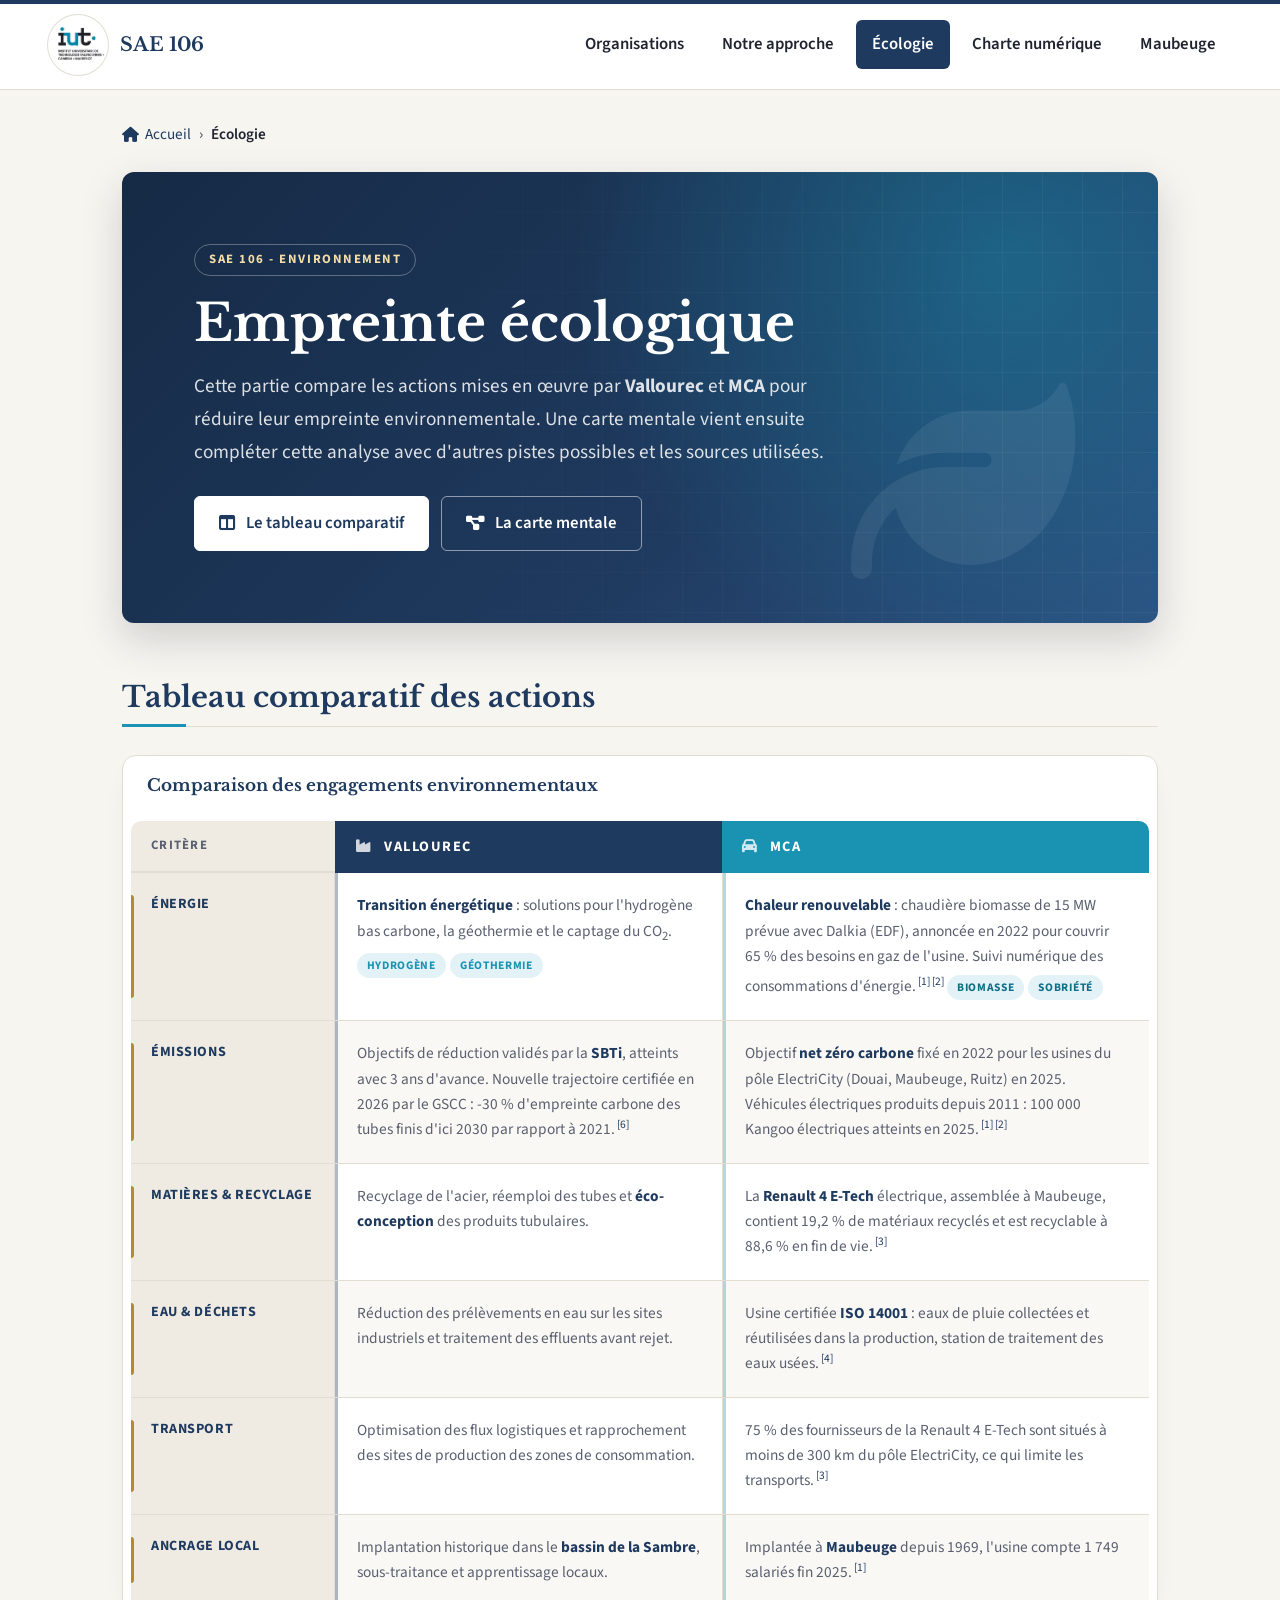
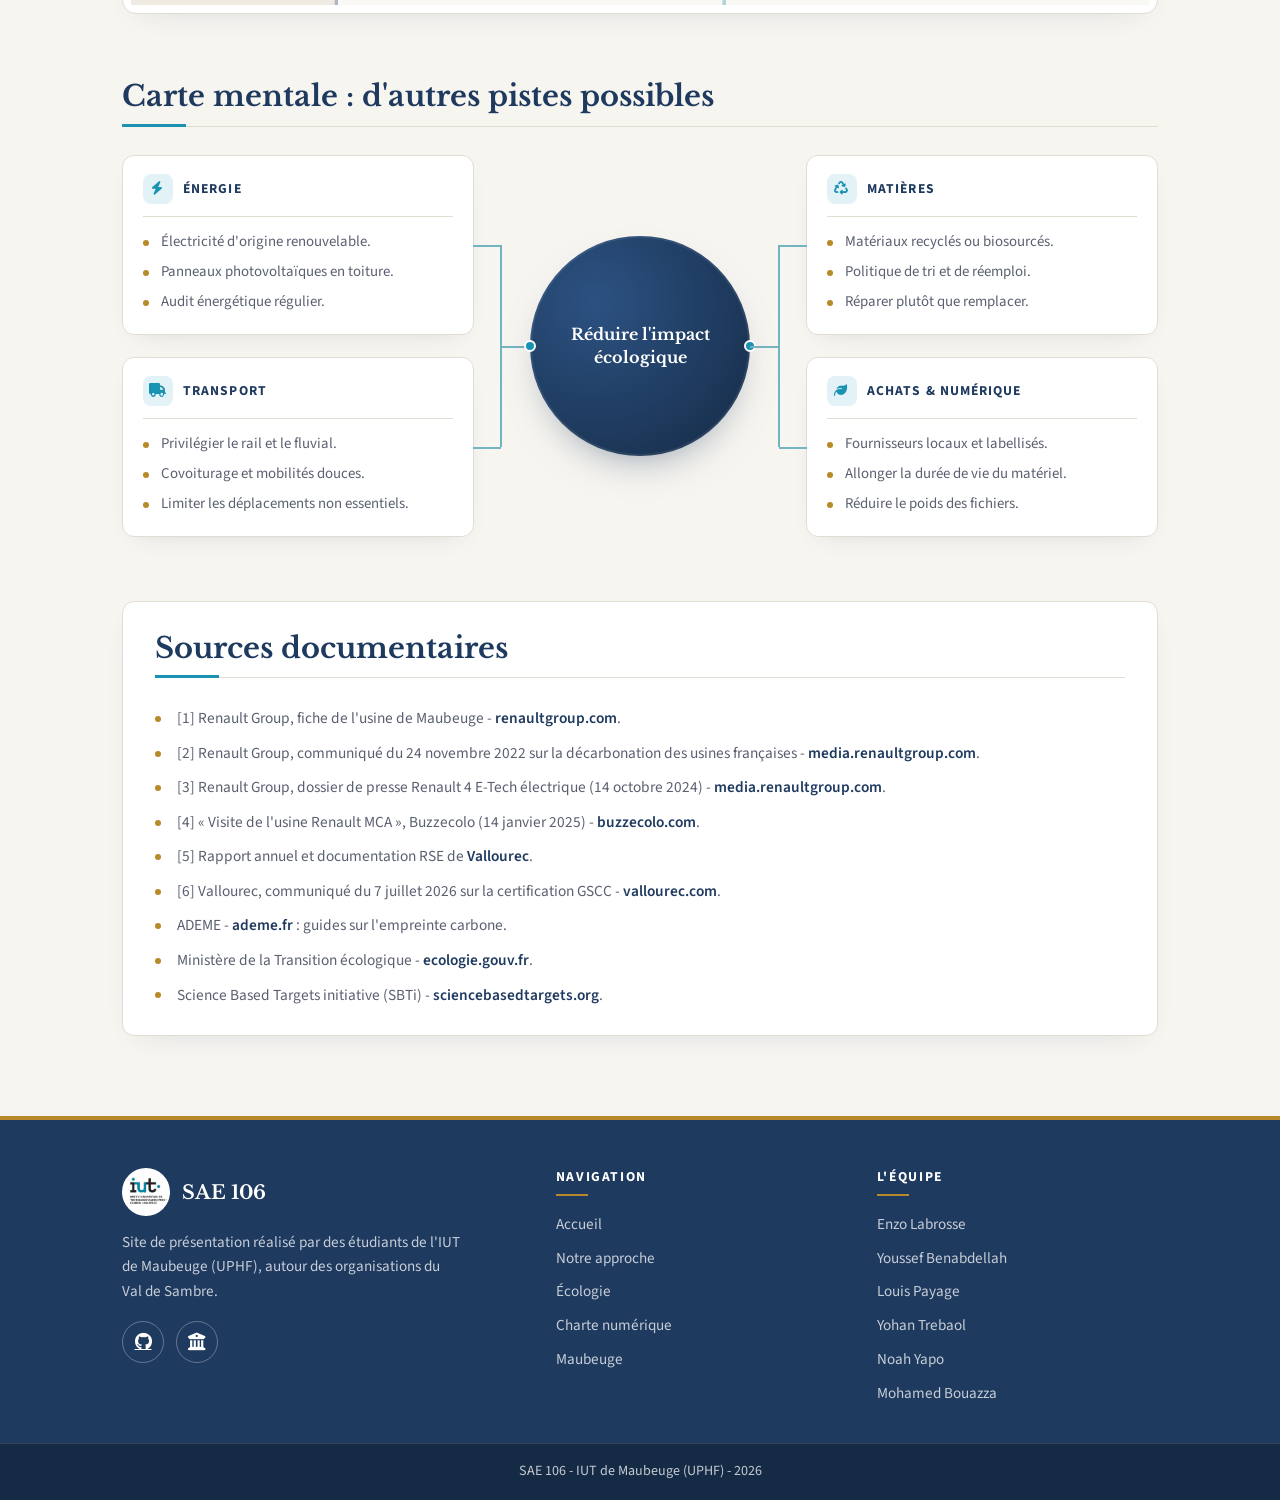
<file: page/onglet2.html>
<!DOCTYPE html>
<html lang="fr">

<head>
    <meta charset="UTF-8">
    <meta name="viewport" content="width=device-width, initial-scale=1.0">
    <meta name="description" content="Écologie - Site de la SAE 106 de l'IUT de Maubeuge (UPHF)">
    <link rel="icon" href="../source/logo.png">
    <link rel="stylesheet" href="https://cdnjs.cloudflare.com/ajax/libs/font-awesome/6.5.1/css/all.min.css">
    <link href="../css/style.css?v=7" rel="stylesheet">
    <link href="../css/pages/ecologie.css?v=7" rel="stylesheet">
    <title>Écologie - SAE 106</title>
    <script>document.documentElement.classList.add("js");</script>
    <script src="../js/main.js?v=5" defer></script>
</head>

<body>
    <header>
        <a class="marque" href="../index.html">
            <img class="logo" src="../source/logo.png" alt="Logo de l'IUT de Maubeuge">
            <span>SAE 106</span>
        </a>
        <button class="burger" type="button" aria-label="Ouvrir le menu" aria-expanded="false" aria-controls="menu">
            <span></span>
            <span></span>
            <span></span>
        </button>
        <nav id="menu" aria-label="Menu principal">
            <ul>
                <li><a href="../index.html" class="navi">Organisations</a></li>
                <li><a href="onglet1.html" class="navi">Notre approche</a></li>
                <li><a href="onglet2.html" class="navi">Écologie</a></li>
                <li><a href="onglet3.html" class="navi">Charte numérique</a></li>
                <li><a href="onglet4.html" class="navi">Maubeuge</a></li>
            </ul>
        </nav>
    </header>

    <main>
        <nav class="fil-ariane" aria-label="Fil d'Ariane">
            <ol>
                <li>
                    <a href="../index.html">
                        <i class="fa-solid fa-house" aria-hidden="true"></i>
                        Accueil
                    </a>
                </li>
                <li aria-current="page">Écologie</li>
            </ol>
        </nav>

        <section class="banniere eco-banniere">
            <div class="banniere-contenu">
                <p class="banniere-surtitre">SAE 106 - Environnement</p>
                <h1 class="banniere-titre">Empreinte écologique</h1>
                <p class="banniere-accroche">
                    Cette partie compare les actions mises en œuvre par <strong>Vallourec</strong> et <strong>MCA</strong>
                    pour réduire leur empreinte environnementale. Une carte mentale vient ensuite compléter cette
                    analyse avec d'autres pistes possibles et les sources utilisées.
                </p>
                <div class="banniere-actions">
                    <a class="bouton bouton-clair" href="#titre-tableau">
                        <i class="fa-solid fa-table-columns" aria-hidden="true"></i>
                        Le tableau comparatif
                    </a>
                    <a class="bouton bouton-contour" href="#titre-carte-mentale">
                        <i class="fa-solid fa-diagram-project" aria-hidden="true"></i>
                        La carte mentale
                    </a>
                </div>
            </div>
            <i class="fa-solid fa-leaf banniere-decor" aria-hidden="true"></i>
        </section>

        <!-- ============ Tableau comparatif ============ -->
        <section class="eco-section apparition" aria-labelledby="titre-tableau">
            <h2 id="titre-tableau" class="section-titre">Tableau comparatif des actions</h2>

            <div class="tableau-wrapper">
                <table class="tableau-comparatif">
                    <caption>Comparaison des engagements environnementaux</caption>
                    <thead>
                        <tr>
                            <th scope="col">Critère</th>
                            <th scope="col" class="col-vallourec">
                                <i class="fa-solid fa-industry" aria-hidden="true"></i>
                                Vallourec
                            </th>
                            <th scope="col" class="col-mca">
                                <i class="fa-solid fa-car" aria-hidden="true"></i>
                                MCA
                            </th>
                        </tr>
                    </thead>
                    <tbody>
                        <tr>
                            <th scope="row">Énergie</th>
                            <td>
                                <strong>Transition énergétique</strong> : solutions pour l'hydrogène bas
                                carbone, la géothermie et le captage du CO<sub>2</sub>.
                                <span class="tag">Hydrogène</span><span class="tag">Géothermie</span>
                            </td>
                            <td>
                                <strong>Chaleur renouvelable</strong> : chaudière biomasse de 15 MW prévue avec Dalkia (EDF),
                                annoncée en 2022 pour couvrir 65 % des besoins en gaz de l'usine. Suivi numérique des
                                consommations d'énergie.<sup class="note"><a href="#source-1">[1]</a></sup><sup class="note"><a href="#source-2">[2]</a></sup>
                                <span class="tag">Biomasse</span><span class="tag">Sobriété</span>
                            </td>
                        </tr>
                        <tr>
                            <th scope="row">Émissions</th>
                            <td>
                                Objectifs de réduction validés par la <strong>SBTi</strong>, atteints avec 3 ans d'avance.
                                Nouvelle trajectoire certifiée en 2026 par le GSCC : -30 % d'empreinte carbone des tubes
                                finis d'ici 2030 par rapport à 2021.<sup class="note"><a href="#source-6">[6]</a></sup>
                            </td>
                            <td>
                                Objectif <strong>net zéro carbone</strong> fixé en 2022 pour les usines du pôle ElectriCity
                                (Douai, Maubeuge, Ruitz) en 2025. Véhicules électriques produits depuis 2011 : 100 000
                                Kangoo électriques atteints en 2025.<sup class="note"><a href="#source-1">[1]</a></sup><sup class="note"><a href="#source-2">[2]</a></sup>
                            </td>
                        </tr>
                        <tr>
                            <th scope="row">Matières &amp; recyclage</th>
                            <td>
                                Recyclage de l'acier, réemploi des tubes et <strong>éco-conception</strong>
                                des produits tubulaires.
                            </td>
                            <td>
                                La <strong>Renault 4 E-Tech</strong> électrique, assemblée à Maubeuge, contient 19,2 % de
                                matériaux recyclés et est recyclable à 88,6 % en fin de vie.<sup class="note"><a href="#source-3">[3]</a></sup>
                            </td>
                        </tr>
                        <tr>
                            <th scope="row">Eau &amp; déchets</th>
                            <td>
                                Réduction des prélèvements en eau sur les sites industriels et traitement
                                des effluents avant rejet.
                            </td>
                            <td>
                                Usine certifiée <strong>ISO 14001</strong> : eaux de pluie collectées et réutilisées dans la
                                production, station de traitement des eaux usées.<sup class="note"><a href="#source-4">[4]</a></sup>
                            </td>
                        </tr>
                        <tr>
                            <th scope="row">Transport</th>
                            <td>
                                Optimisation des flux logistiques et rapprochement des sites de
                                production des zones de consommation.
                            </td>
                            <td>
                                75 % des fournisseurs de la Renault 4 E-Tech sont situés à moins de 300 km du pôle
                                ElectriCity, ce qui limite les transports.<sup class="note"><a href="#source-3">[3]</a></sup>
                            </td>
                        </tr>
                        <tr>
                            <th scope="row">Ancrage local</th>
                            <td>
                                Implantation historique dans le <strong>bassin de la Sambre</strong>,
                                sous-traitance et apprentissage locaux.
                            </td>
                            <td>
                                Implantée à <strong>Maubeuge</strong> depuis 1969, l'usine compte 1 749 salariés
                                fin 2025.<sup class="note"><a href="#source-1">[1]</a></sup>
                            </td>
                        </tr>
                    </tbody>
                </table>
            </div>
        </section>

        <!-- ============ Carte mentale ============ -->
        <section class="eco-section apparition" aria-labelledby="titre-carte-mentale">
            <h2 id="titre-carte-mentale" class="section-titre">Carte mentale : d'autres pistes possibles</h2>

            <div class="carte-mentale">
                <!-- Colonne gauche -->
                <div class="cm-colonne">
                    <div class="cm-branche">
                        <h3><i class="fa-solid fa-bolt" aria-hidden="true"></i> Énergie</h3>
                        <ul>
                            <li>Électricité d'origine renouvelable.</li>
                            <li>Panneaux photovoltaïques en toiture.</li>
                            <li>Audit énergétique régulier.</li>
                        </ul>
                    </div>
                    <div class="cm-branche">
                        <h3><i class="fa-solid fa-truck" aria-hidden="true"></i> Transport</h3>
                        <ul>
                            <li>Privilégier le rail et le fluvial.</li>
                            <li>Covoiturage et mobilités douces.</li>
                            <li>Limiter les déplacements non essentiels.</li>
                        </ul>
                    </div>
                </div>

                <!-- Cercle central -->
                <div class="cm-central">
                    Réduire l'impact écologique
                </div>

                <!-- Colonne droite -->
                <div class="cm-colonne">
                    <div class="cm-branche">
                        <h3><i class="fa-solid fa-recycle" aria-hidden="true"></i> Matières</h3>
                        <ul>
                            <li>Matériaux recyclés ou biosourcés.</li>
                            <li>Politique de tri et de réemploi.</li>
                            <li>Réparer plutôt que remplacer.</li>
                        </ul>
                    </div>
                    <div class="cm-branche">
                        <h3><i class="fa-solid fa-leaf" aria-hidden="true"></i> Achats &amp; numérique</h3>
                        <ul>
                            <li>Fournisseurs locaux et labellisés.</li>
                            <li>Allonger la durée de vie du matériel.</li>
                            <li>Réduire le poids des fichiers.</li>
                        </ul>
                    </div>
                </div>
            </div>
        </section>

        <!-- ============ Sources ============ -->
        <section class="sources apparition" aria-labelledby="titre-sources">
            <h2 id="titre-sources" class="section-titre">Sources documentaires</h2>
            <ul>
                <li id="source-1">[1] Renault Group, fiche de l'usine de Maubeuge - <a href="https://www.renaultgroup.com/groupe/implantations/usine-maubeuge-mca/" target="_blank" rel="noopener">renaultgroup.com</a>.</li>
                <li id="source-2">[2] Renault Group, communiqué du 24 novembre 2022 sur la décarbonation des usines françaises - <a href="https://media.renaultgroup.com/renault-group-accelere-le-plan-de-decarbonation-de-ses-usines-en-france-et-innove-avec-des-partenaires-inedits-voltalia-engie-et-dalkia/" target="_blank" rel="noopener">media.renaultgroup.com</a>.</li>
                <li id="source-3">[3] Renault Group, dossier de presse Renault 4 E-Tech électrique (14 octobre 2024) - <a href="https://be.media.renaultgroup.com/renault-4-e-tech-electric-la-voiture-blue-jean-bien-dans-son-epoque/?lang=bel" target="_blank" rel="noopener">media.renaultgroup.com</a>.</li>
                <li id="source-4">[4] « Visite de l'usine Renault MCA », Buzzecolo (14 janvier 2025) - <a href="https://www.buzzecolo.com/5445/visite-de-lusine-renault-mca/" target="_blank" rel="noopener">buzzecolo.com</a>.</li>
                <li id="source-5">[5] Rapport annuel et documentation RSE de <a href="https://www.vallourec.com/our-sustainability-vision/environment/" target="_blank" rel="noopener">Vallourec</a>.</li>
                <li id="source-6">[6] Vallourec, communiqué du 7 juillet 2026 sur la certification GSCC - <a href="https://www.vallourec.com/investors/press-releases-regulated-information/" target="_blank" rel="noopener">vallourec.com</a>.</li>
                <li>ADEME - <a href="https://www.ademe.fr" target="_blank" rel="noopener">ademe.fr</a> : guides sur l'empreinte carbone.</li>
                <li>Ministère de la Transition écologique - <a href="https://www.ecologie.gouv.fr" target="_blank" rel="noopener">ecologie.gouv.fr</a>.</li>
                <li>Science Based Targets initiative (SBTi) - <a href="https://sciencebasedtargets.org" target="_blank" rel="noopener">sciencebasedtargets.org</a>.</li>
            </ul>
        </section>
    </main>

    <footer>
        <div class="footer-grille">
            <div class="footer-colonne footer-marque">
                <a class="footer-logo" href="../index.html">
                    <img src="../source/logo.png" alt="" width="48" height="48">
                    <span>SAE 106</span>
                </a>
                <p>Site de présentation réalisé par des étudiants de l'IUT de Maubeuge (UPHF), autour des organisations du Val de Sambre.</p>
                <div class="liens-footer">
                    <a href="https://github.com/JulesLFL/sae106" aria-label="Dépôt GitHub du projet">
                        <i class="fa-brands fa-github" aria-hidden="true"></i>
                    </a>
                    <a href="https://www.uphf.fr" aria-label="Site de l'UPHF">
                        <i class="fa-solid fa-building-columns" aria-hidden="true"></i>
                    </a>
                </div>
            </div>

            <nav class="footer-colonne" aria-label="Plan du site">
                <h2 class="footer-titre">Navigation</h2>
                <ul>
                    <li><a href="../index.html">Accueil</a></li>
                    <li><a href="onglet1.html">Notre approche</a></li>
                    <li><a href="onglet2.html">Écologie</a></li>
                    <li><a href="onglet3.html">Charte numérique</a></li>
                    <li><a href="onglet4.html">Maubeuge</a></li>
                </ul>
            </nav>

            <div class="footer-colonne">
                <h2 class="footer-titre">L'équipe</h2>
                <ul>
                    <li>Enzo Labrosse</li>
                    <li>Youssef Benabdellah</li>
                    <li>Louis Payage</li>
                    <li>Yohan Trebaol</li>
                    <li>Noah Yapo</li>
                    <li>Mohamed Bouazza</li>
                </ul>
            </div>
        </div>

        <div class="footer-bas">
            <p>SAE 106 - IUT de Maubeuge (UPHF) - <span id="annee">2026</span></p>
        </div>
    </footer>
</body>

</html>
</file>
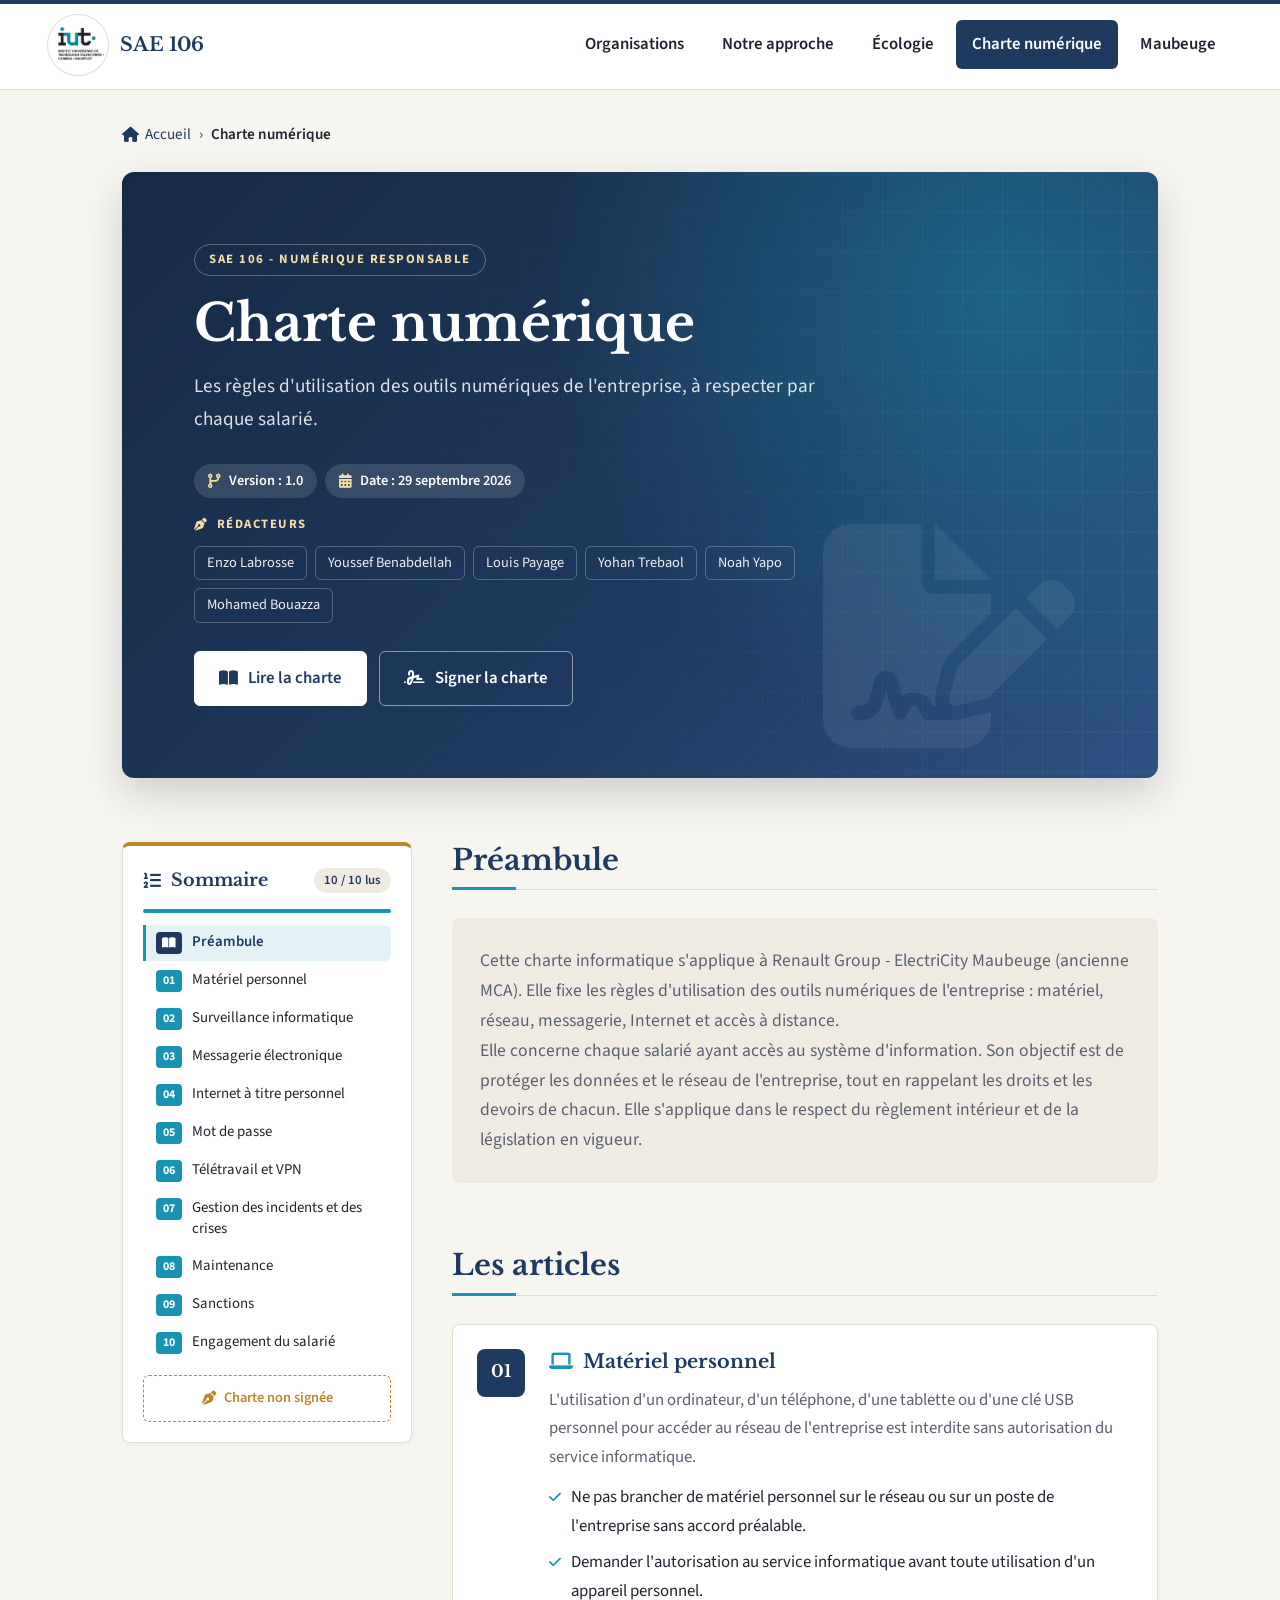
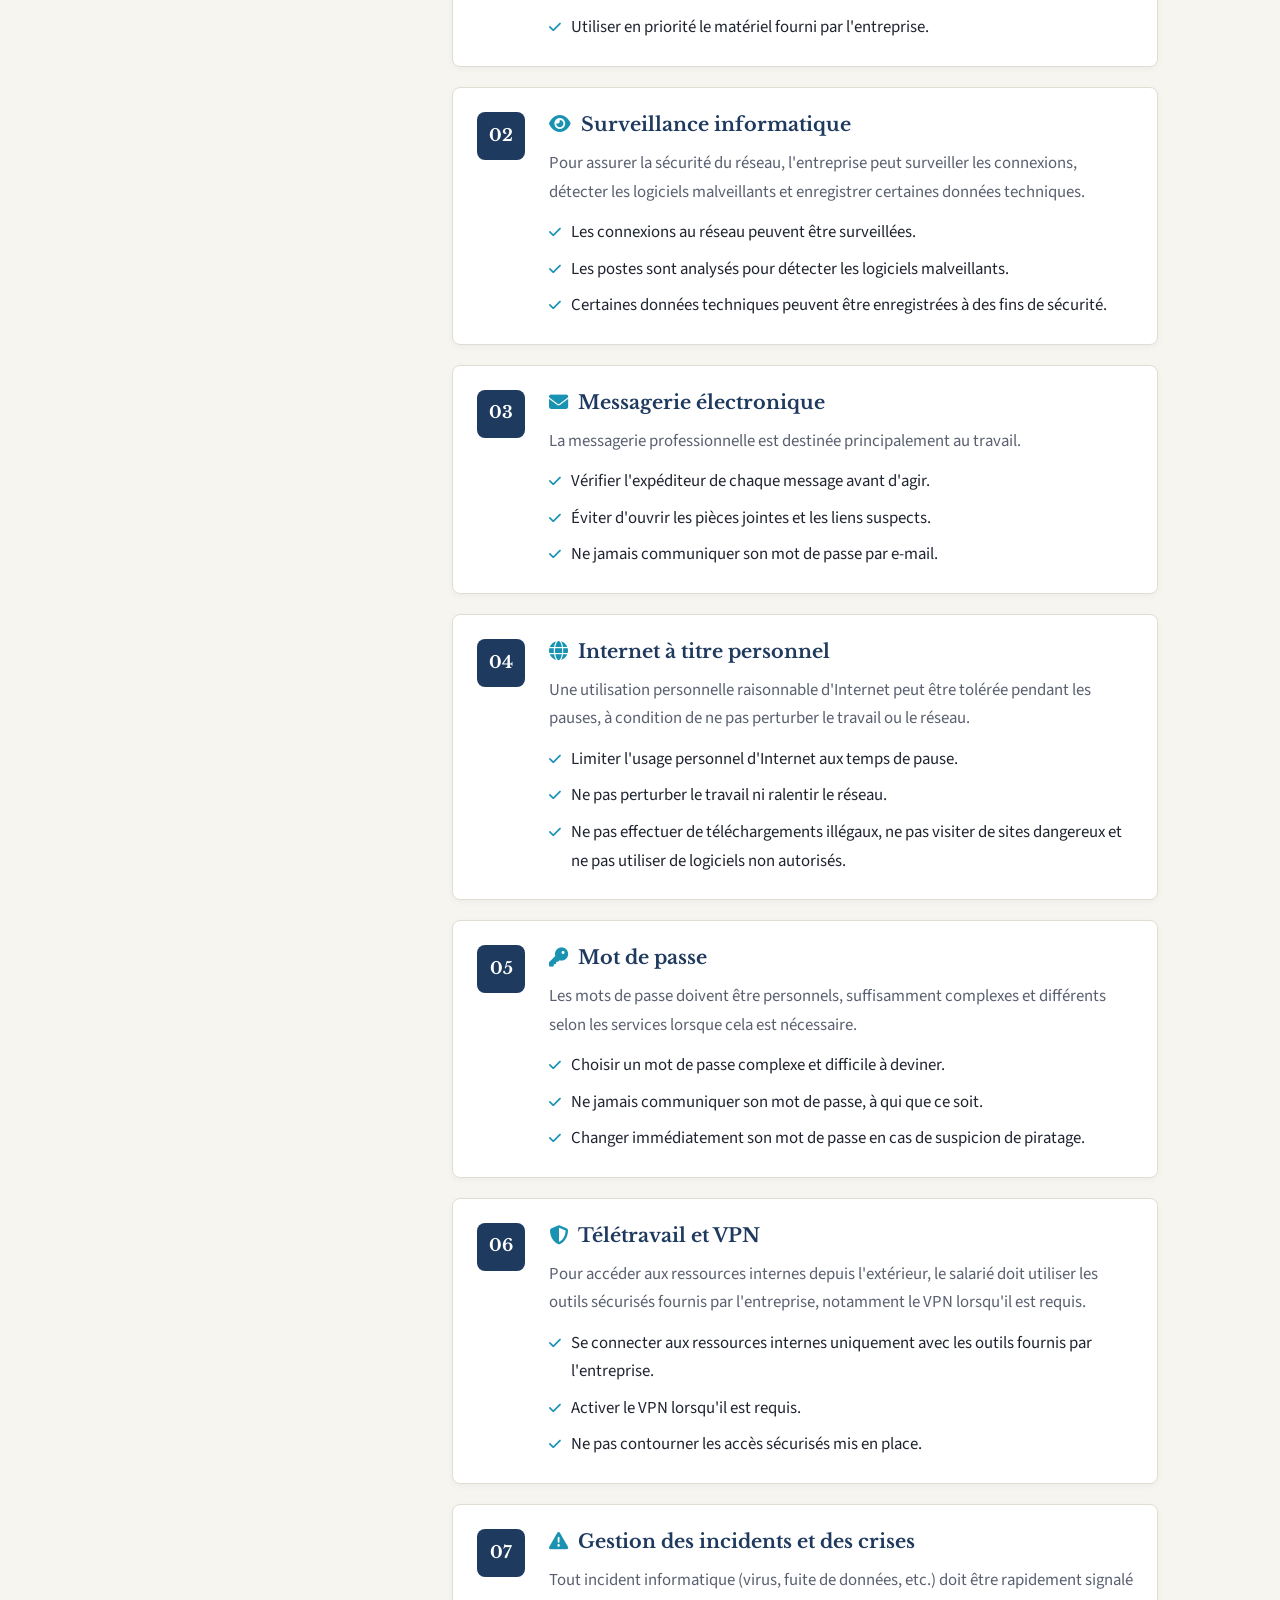
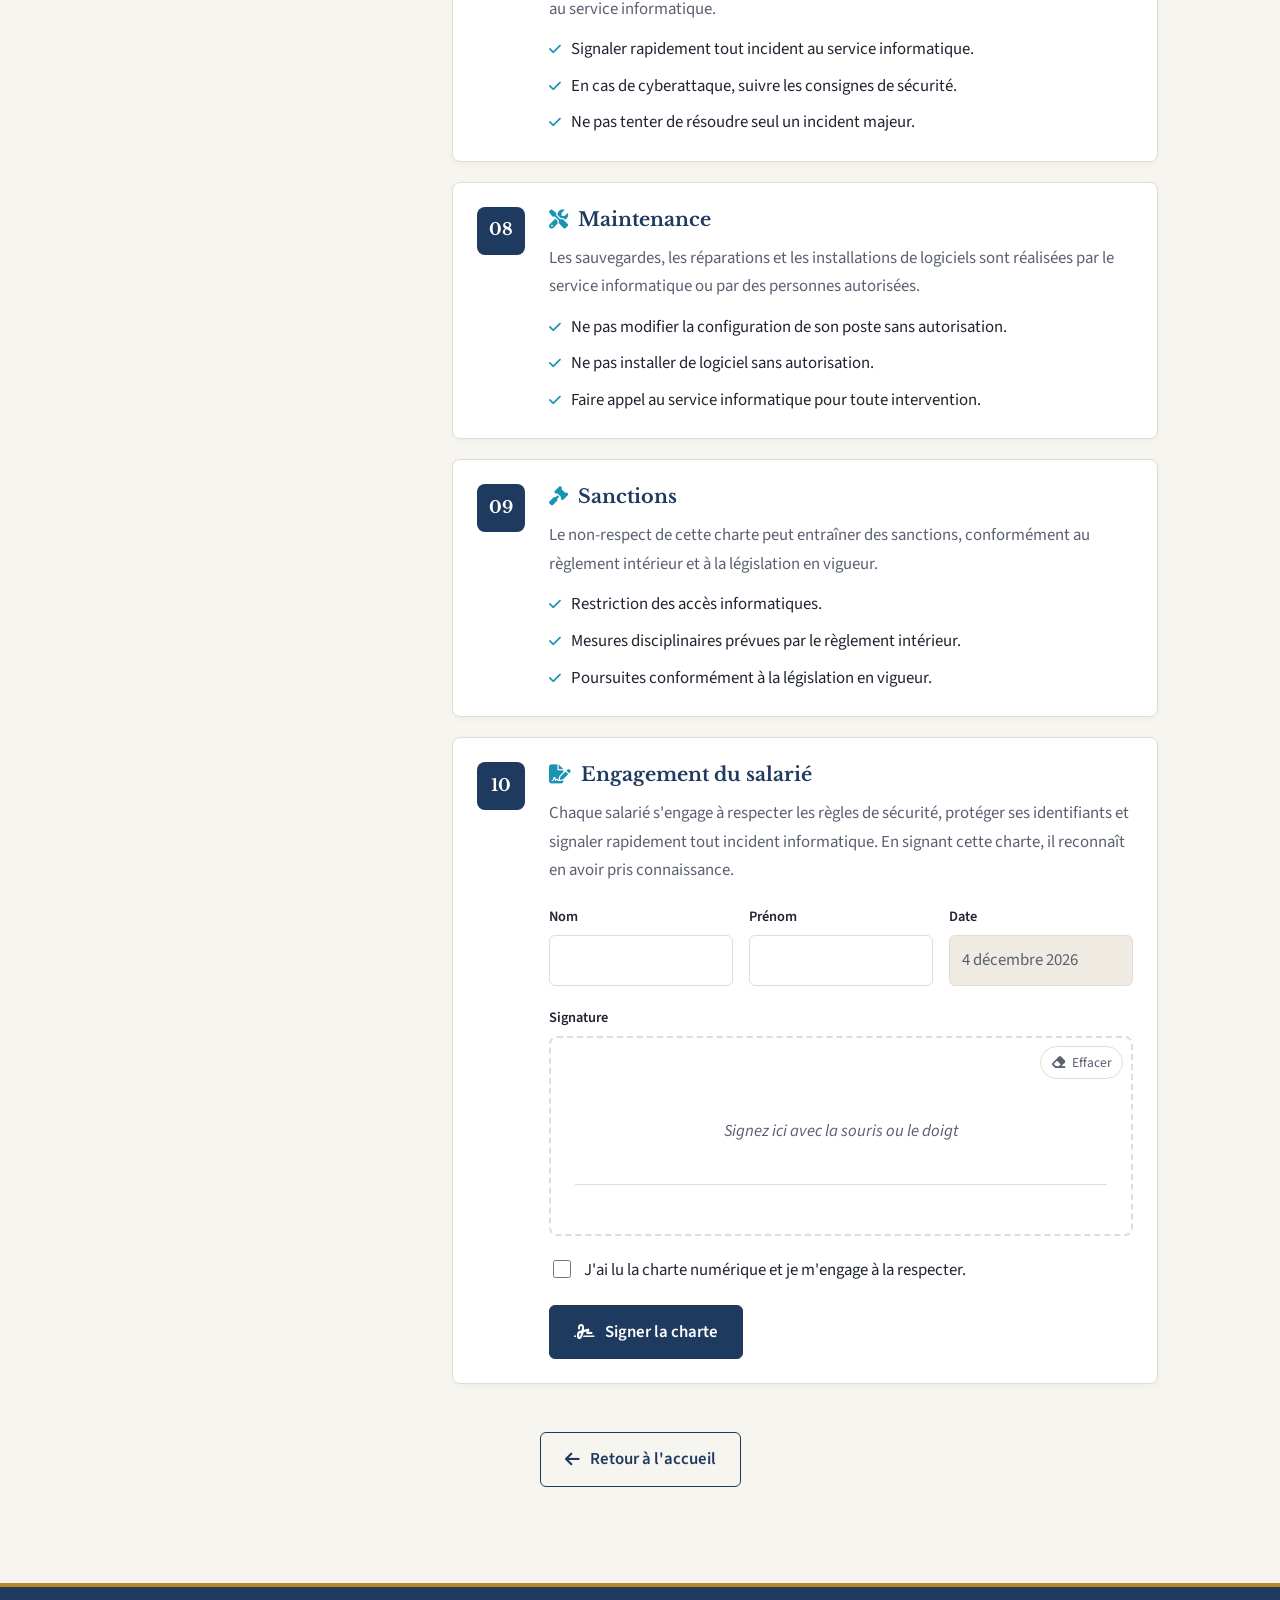
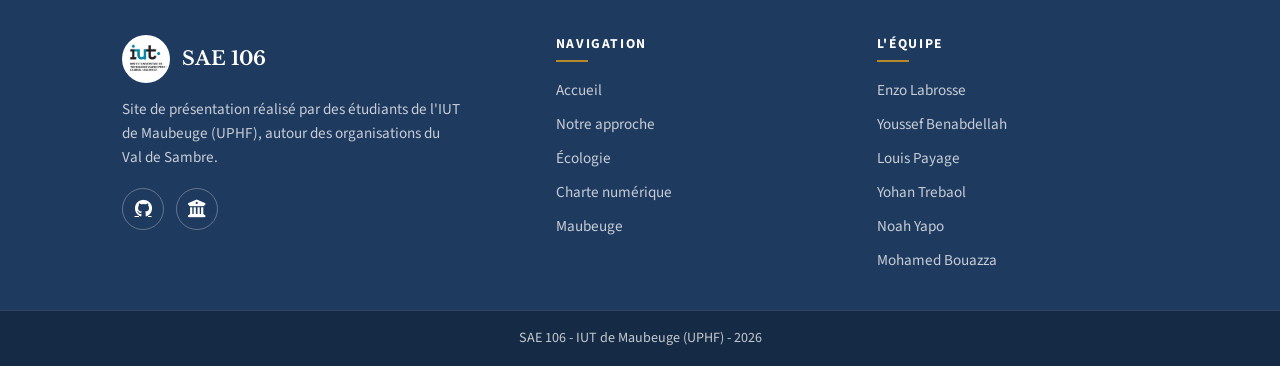
<file: page/onglet3.html>
<!DOCTYPE html>
<html lang="fr">

<head>
    <meta charset="UTF-8">
    <meta name="viewport" content="width=device-width, initial-scale=1.0">
    <meta name="description" content="Charte numérique - Site de la SAE 106 de l'IUT de Maubeuge (UPHF)">
    <link rel="icon" href="../source/logo.png">
    <link rel="stylesheet" href="https://cdnjs.cloudflare.com/ajax/libs/font-awesome/6.5.1/css/all.min.css">
    <link href="../css/style.css?v=7" rel="stylesheet">
    <link href="../css/pages/onglet.css?v=6" rel="stylesheet">
    <link href="../css/pages/charte.css?v=7" rel="stylesheet">
    <title>Charte numérique - SAE 106</title>
    <script>document.documentElement.classList.add("js");</script>
    <script src="../js/main.js?v=5" defer></script>
    <script src="../js/charte.js?v=7" defer></script>
</head>

<body>
    <header>
        <a class="marque" href="../index.html">
            <img class="logo" src="../source/logo.png" alt="Logo de l'IUT de Maubeuge">
            <span>SAE 106</span>
        </a>
        <button class="burger" type="button" aria-label="Ouvrir le menu" aria-expanded="false" aria-controls="menu">
            <span></span>
            <span></span>
            <span></span>
        </button>
        <nav id="menu" aria-label="Menu principal">
            <ul>
                <li><a href="../index.html" class="navi">Organisations</a></li>
                <li><a href="onglet1.html" class="navi">Notre approche</a></li>
                <li><a href="onglet2.html" class="navi">Écologie</a></li>
                <li><a href="onglet3.html" class="navi">Charte numérique</a></li>
                <li><a href="onglet4.html" class="navi">Maubeuge</a></li>
            </ul>
        </nav>
    </header>

    <main>
        <nav class="fil-ariane" aria-label="Fil d'Ariane">
            <ol>
                <li>
                    <a href="../index.html">
                        <i class="fa-solid fa-house" aria-hidden="true"></i>
                        Accueil
                    </a>
                </li>
                <li aria-current="page">Charte numérique</li>
            </ol>
        </nav>

        <section class="banniere">
            <div class="banniere-contenu">
                <p class="banniere-surtitre">SAE 106 - Numérique responsable</p>
                <h1 class="banniere-titre">Charte numérique</h1>
                <p class="banniere-accroche">Les règles d'utilisation des outils numériques de l'entreprise, à respecter par chaque salarié.</p>
                <ul class="banniere-infos">
                    <li><i class="fa-solid fa-code-branch" aria-hidden="true"></i> Version : 1.0</li>
                    <li><i class="fa-solid fa-calendar-days" aria-hidden="true"></i> Date : 29 septembre 2026</li>
                </ul>
                <div class="banniere-equipe">
                    <p class="banniere-equipe-titre" id="titre-redacteurs"><i class="fa-solid fa-pen-nib" aria-hidden="true"></i> Rédacteurs</p>
                    <ul aria-labelledby="titre-redacteurs">
                        <li>Enzo Labrosse</li>
                        <li>Youssef Benabdellah</li>
                        <li>Louis Payage</li>
                        <li>Yohan Trebaol</li>
                        <li>Noah Yapo</li>
                        <li>Mohamed Bouazza</li>
                    </ul>
                </div>
                <div class="banniere-actions">
                    <a class="bouton bouton-clair" href="#preambule">
                        <i class="fa-solid fa-book-open" aria-hidden="true"></i>
                        Lire la charte
                    </a>
                    <a class="bouton bouton-contour" href="#signature">
                        <i class="fa-solid fa-signature" aria-hidden="true"></i>
                        Signer la charte
                    </a>
                </div>
            </div>
            <i class="fa-solid fa-file-signature banniere-decor" aria-hidden="true"></i>
        </section>

        <div class="charte-mise-en-page bloc">
            <details class="sommaire apparition" id="sommaire" open>
                <summary>
                    <span class="sommaire-titre"><i class="fa-solid fa-list-ol" aria-hidden="true"></i> Sommaire</span>
                    <span class="sommaire-compteur" id="compteur-lecture">0 / 10 lus</span>
                    <i class="fa-solid fa-chevron-down sommaire-chevron" aria-hidden="true"></i>
                </summary>
                <div class="sommaire-progression" aria-hidden="true"><span id="barre-lecture"></span></div>
                <ol>
                    <li><a href="#preambule"><span class="sommaire-num"><i class="fa-solid fa-book-open" aria-hidden="true"></i></span><span class="sommaire-texte">Préambule</span></a></li>
                    <li><a href="#materiel-personnel"><span class="sommaire-num">01</span><span class="sommaire-texte">Matériel personnel</span></a></li>
                    <li><a href="#surveillance"><span class="sommaire-num">02</span><span class="sommaire-texte">Surveillance informatique</span></a></li>
                    <li><a href="#messagerie"><span class="sommaire-num">03</span><span class="sommaire-texte">Messagerie électronique</span></a></li>
                    <li><a href="#internet"><span class="sommaire-num">04</span><span class="sommaire-texte">Internet à titre personnel</span></a></li>
                    <li><a href="#mots-de-passe"><span class="sommaire-num">05</span><span class="sommaire-texte">Mot de passe</span></a></li>
                    <li><a href="#vpn"><span class="sommaire-num">06</span><span class="sommaire-texte">Télétravail et VPN</span></a></li>
                    <li><a href="#gestion-crise"><span class="sommaire-num">07</span><span class="sommaire-texte">Gestion des incidents et des crises</span></a></li>
                    <li><a href="#maintenance"><span class="sommaire-num">08</span><span class="sommaire-texte">Maintenance</span></a></li>
                    <li><a href="#sanctions"><span class="sommaire-num">09</span><span class="sommaire-texte">Sanctions</span></a></li>
                    <li><a href="#signature"><span class="sommaire-num">10</span><span class="sommaire-texte">Engagement du salarié</span></a></li>
                </ol>
                <a class="sommaire-statut" id="statut-signature" href="#signature">
                    <i class="fa-solid fa-pen-nib" aria-hidden="true"></i>
                    <span>Charte non signée</span>
                </a>
            </details>

            <div class="charte-corps">
                <section id="preambule" aria-labelledby="titre-preambule">
                    <h2 id="titre-preambule" class="section-titre apparition">Préambule</h2>
                    <div class="preambule apparition">
                        <p>Cette charte informatique s'applique à Renault Group - ElectriCity Maubeuge (ancienne MCA). Elle fixe les règles d'utilisation des outils numériques de l'entreprise : matériel, réseau, messagerie, Internet et accès à distance.</p>
                        <p>Elle concerne chaque salarié ayant accès au système d'information. Son objectif est de protéger les données et le réseau de l'entreprise, tout en rappelant les droits et les devoirs de chacun. Elle s'applique dans le respect du règlement intérieur et de la législation en vigueur.</p>
                    </div>
                </section>

                <section class="bloc" aria-labelledby="titre-articles">
                    <h2 id="titre-articles" class="section-titre apparition">Les articles</h2>
                    <ol class="articles">
                        <li class="article apparition" id="materiel-personnel" style="--delai: 1">
                            <h3><i class="fa-solid fa-laptop" aria-hidden="true"></i> Matériel personnel</h3>
                            <p>L'utilisation d'un ordinateur, d'un téléphone, d'une tablette ou d'une clé USB personnel pour accéder au réseau de l'entreprise est interdite sans autorisation du service informatique.</p>
                            <ul class="engagements">
                                <li>Ne pas brancher de matériel personnel sur le réseau ou sur un poste de l'entreprise sans accord préalable.</li>
                                <li>Demander l'autorisation au service informatique avant toute utilisation d'un appareil personnel.</li>
                                <li>Utiliser en priorité le matériel fourni par l'entreprise.</li>
                            </ul>
                        </li>
                        <li class="article apparition" id="surveillance" style="--delai: 2">
                            <h3><i class="fa-solid fa-eye" aria-hidden="true"></i> Surveillance informatique</h3>
                            <p>Pour assurer la sécurité du réseau, l'entreprise peut surveiller les connexions, détecter les logiciels malveillants et enregistrer certaines données techniques.</p>
                            <ul class="engagements">
                                <li>Les connexions au réseau peuvent être surveillées.</li>
                                <li>Les postes sont analysés pour détecter les logiciels malveillants.</li>
                                <li>Certaines données techniques peuvent être enregistrées à des fins de sécurité.</li>
                            </ul>
                        </li>
                        <li class="article apparition" id="messagerie" style="--delai: 3">
                            <h3><i class="fa-solid fa-envelope" aria-hidden="true"></i> Messagerie électronique</h3>
                            <p>La messagerie professionnelle est destinée principalement au travail.</p>
                            <ul class="engagements">
                                <li>Vérifier l'expéditeur de chaque message avant d'agir.</li>
                                <li>Éviter d'ouvrir les pièces jointes et les liens suspects.</li>
                                <li>Ne jamais communiquer son mot de passe par e-mail.</li>
                            </ul>
                        </li>
                        <li class="article apparition" id="internet" style="--delai: 4">
                            <h3><i class="fa-solid fa-globe" aria-hidden="true"></i> Internet à titre personnel</h3>
                            <p>Une utilisation personnelle raisonnable d'Internet peut être tolérée pendant les pauses, à condition de ne pas perturber le travail ou le réseau.</p>
                            <ul class="engagements">
                                <li>Limiter l'usage personnel d'Internet aux temps de pause.</li>
                                <li>Ne pas perturber le travail ni ralentir le réseau.</li>
                                <li>Ne pas effectuer de téléchargements illégaux, ne pas visiter de sites dangereux et ne pas utiliser de logiciels non autorisés.</li>
                            </ul>
                        </li>
                        <li class="article apparition" id="mots-de-passe" style="--delai: 5">
                            <h3><i class="fa-solid fa-key" aria-hidden="true"></i> Mot de passe</h3>
                            <p>Les mots de passe doivent être personnels, suffisamment complexes et différents selon les services lorsque cela est nécessaire.</p>
                            <ul class="engagements">
                                <li>Choisir un mot de passe complexe et difficile à deviner.</li>
                                <li>Ne jamais communiquer son mot de passe, à qui que ce soit.</li>
                                <li>Changer immédiatement son mot de passe en cas de suspicion de piratage.</li>
                            </ul>
                        </li>
                        <li class="article apparition" id="vpn" style="--delai: 6">
                            <h3><i class="fa-solid fa-shield-halved" aria-hidden="true"></i> Télétravail et VPN</h3>
                            <p>Pour accéder aux ressources internes depuis l'extérieur, le salarié doit utiliser les outils sécurisés fournis par l'entreprise, notamment le VPN lorsqu'il est requis.</p>
                            <ul class="engagements">
                                <li>Se connecter aux ressources internes uniquement avec les outils fournis par l'entreprise.</li>
                                <li>Activer le VPN lorsqu'il est requis.</li>
                                <li>Ne pas contourner les accès sécurisés mis en place.</li>
                            </ul>
                        </li>
                        <li class="article apparition" id="gestion-crise" style="--delai: 7">
                            <h3><i class="fa-solid fa-triangle-exclamation" aria-hidden="true"></i> Gestion des incidents et des crises</h3>
                            <p>Tout incident informatique (virus, fuite de données, etc.) doit être rapidement signalé au service informatique.</p>
                            <ul class="engagements">
                                <li>Signaler rapidement tout incident au service informatique.</li>
                                <li>En cas de cyberattaque, suivre les consignes de sécurité.</li>
                                <li>Ne pas tenter de résoudre seul un incident majeur.</li>
                            </ul>
                        </li>
                        <li class="article apparition" id="maintenance" style="--delai: 8">
                            <h3><i class="fa-solid fa-screwdriver-wrench" aria-hidden="true"></i> Maintenance</h3>
                            <p>Les sauvegardes, les réparations et les installations de logiciels sont réalisées par le service informatique ou par des personnes autorisées.</p>
                            <ul class="engagements">
                                <li>Ne pas modifier la configuration de son poste sans autorisation.</li>
                                <li>Ne pas installer de logiciel sans autorisation.</li>
                                <li>Faire appel au service informatique pour toute intervention.</li>
                            </ul>
                        </li>
                        <li class="article apparition" id="sanctions" style="--delai: 9">
                            <h3><i class="fa-solid fa-gavel" aria-hidden="true"></i> Sanctions</h3>
                            <p>Le non-respect de cette charte peut entraîner des sanctions, conformément au règlement intérieur et à la législation en vigueur.</p>
                            <ul class="engagements">
                                <li>Restriction des accès informatiques.</li>
                                <li>Mesures disciplinaires prévues par le règlement intérieur.</li>
                                <li>Poursuites conformément à la législation en vigueur.</li>
                            </ul>
                        </li>
                        <li class="article apparition" id="signature" style="--delai: 10">
                            <h3><i class="fa-solid fa-file-signature" aria-hidden="true"></i> Engagement du salarié</h3>
                            <p>Chaque salarié s'engage à respecter les règles de sécurité, protéger ses identifiants et signaler rapidement tout incident informatique. En signant cette charte, il reconnaît en avoir pris connaissance.</p>
                            <form class="formulaire-signature" id="formulaire-signature" novalidate>
                                <div class="champs">
                                    <div class="champ">
                                        <label for="nom">Nom</label>
                                        <input type="text" id="nom" name="nom" autocomplete="family-name" required>
                                    </div>
                                    <div class="champ">
                                        <label for="prenom">Prénom</label>
                                        <input type="text" id="prenom" name="prenom" autocomplete="given-name" required>
                                    </div>
                                    <div class="champ">
                                        <label for="date-signature">Date</label>
                                        <input type="text" id="date-signature" name="date" readonly>
                                    </div>
                                </div>
                                <div class="champ">
                                    <span class="champ-label" id="label-pad">Signature</span>
                                    <div class="zone-signature">
                                        <canvas id="pad-signature" role="img" aria-labelledby="label-pad indice-pad"></canvas>
                                        <p class="indice-pad" id="indice-pad">Signez ici avec la souris ou le doigt</p>
                                        <button class="effacer-pad" id="effacer-pad" type="button">
                                            <i class="fa-solid fa-eraser" aria-hidden="true"></i>
                                            Effacer
                                        </button>
                                    </div>
                                </div>
                                <label class="case-accord">
                                    <input type="checkbox" id="accord" name="accord" required>
                                    <span>J'ai lu la charte numérique et je m'engage à la respecter.</span>
                                </label>
                                <p class="erreur-formulaire" id="erreur-signature" role="alert"></p>
                                <button class="bouton" type="submit">
                                    <i class="fa-solid fa-signature" aria-hidden="true"></i>
                                    Signer la charte
                                </button>
                            </form>
                            <div class="charte-signee" id="charte-signee" hidden>
                                <div class="charte-signee-entete">
                                    <i class="fa-solid fa-circle-check" aria-hidden="true"></i>
                                    <p>Charte signée par <strong id="signee-nom"></strong> le <span id="signee-date"></span></p>
                                </div>
                                <img class="signee-image" id="signee-image" alt="">
                                <div class="charte-signee-actions">
                                    <a class="bouton" id="telecharger-signature" href="#" download="signature-charte-numerique-v1.0.png">
                                        <i class="fa-solid fa-download" aria-hidden="true"></i>
                                        Télécharger la signature
                                    </a>
                                    <button class="bouton bouton-secondaire" id="annuler-signature" type="button">
                                        <i class="fa-solid fa-rotate-left" aria-hidden="true"></i>
                                        Annuler la signature
                                    </button>
                                </div>
                            </div>
                        </li>
                    </ol>
                </section>
            </div>
        </div>

        <div class="retour apparition">
            <a class="bouton bouton-secondaire" href="../index.html">
                <i class="fa-solid fa-arrow-left" aria-hidden="true"></i>
                Retour à l'accueil
            </a>
        </div>
    </main>

    <footer>
        <div class="footer-grille">
            <div class="footer-colonne footer-marque">
                <a class="footer-logo" href="../index.html">
                    <img src="../source/logo.png" alt="" width="48" height="48">
                    <span>SAE 106</span>
                </a>
                <p>Site de présentation réalisé par des étudiants de l'IUT de Maubeuge (UPHF), autour des organisations du Val de Sambre.</p>
                <div class="liens-footer">
                    <a href="https://github.com/JulesLFL/sae106" aria-label="Dépôt GitHub du projet">
                        <i class="fa-brands fa-github" aria-hidden="true"></i>
                    </a>
                    <a href="https://www.uphf.fr" aria-label="Site de l'UPHF">
                        <i class="fa-solid fa-building-columns" aria-hidden="true"></i>
                    </a>
                </div>
            </div>

            <nav class="footer-colonne" aria-label="Plan du site">
                <h2 class="footer-titre">Navigation</h2>
                <ul>
                    <li><a href="../index.html">Accueil</a></li>
                    <li><a href="onglet1.html">Notre approche</a></li>
                    <li><a href="onglet2.html">Écologie</a></li>
                    <li><a href="onglet3.html">Charte numérique</a></li>
                    <li><a href="onglet4.html">Maubeuge</a></li>
                </ul>
            </nav>

            <div class="footer-colonne">
                <h2 class="footer-titre">L'équipe</h2>
                <ul>
                    <li>Enzo Labrosse</li>
                    <li>Youssef Benabdellah</li>
                    <li>Louis Payage</li>
                    <li>Yohan Trebaol</li>
                    <li>Noah Yapo</li>
                    <li>Mohamed Bouazza</li>
                </ul>
            </div>
        </div>

        <div class="footer-bas">
            <p>SAE 106 - IUT de Maubeuge (UPHF) - <span id="annee">2026</span></p>
        </div>
    </footer>

    <div class="notification" id="notification" role="status" aria-live="polite"></div>
</body>

</html>
</file>
<file: css/style.css>
@import url("https://fonts.googleapis.com/css2?family=Libre+Baskerville:ital,wght@0,400;0,700;1,400&family=Source+Sans+3:wght@400;600;700&display=swap");
@import url("components/animations.css?v=5");
@import url("components/header.css?v=5");
@import url("components/footer.css?v=5");
@import url("components/cartes.css?v=5");
@import url("components/fil-ariane.css?v=5");
@import url("components/entreprises.css?v=6");
@import url("components/sources.css?v=5");
@import url("components/banniere.css?v=1");

:root{
    --header-height: 90px;

    --fond: #f7f5f0;
    --surface: #ffffff;
    --surface-2: #efebe3;
    --texte: #1f2430;
    --texte-doux: #5a6070;
    --bordure: #e2ddd2;

    --primaire: #1f3a5f;
    --primaire-fonce: #152a45;
    --accent: #1a93b3;
    --or: #b8892b;
    --or-clair: #f3dca6;

    --police-titre: "Libre Baskerville", Georgia, "Times New Roman", serif;
    --police-texte: "Source Sans 3", "Segoe UI", Arial, sans-serif;
}

*,
*::before,
*::after{
    box-sizing: border-box;
}

html{
    scroll-behavior: smooth;
    scroll-padding-top: var(--header-height);
}

body{
    margin: 0;
    padding-top: var(--header-height);
    min-height: 100vh;
    display: flex;
    flex-direction: column;
    font-family: var(--police-texte);
    font-size: 1.05rem;
    line-height: 1.7;
    color: var(--texte);
    background-color: var(--fond);
}

main{
    flex: 1;
    width: 100%;
    max-width: 1100px;
    margin: 0 auto;
    padding: 32px clamp(16px, 4vw, 32px) 0;
}

h1,
h2,
h3{
    font-family: var(--police-titre);
    font-weight: 700;
    line-height: 1.3;
    color: var(--primaire);
}

.titre-page{
    position: relative;
    padding-bottom: 16px;
}

.titre-page::after{
    content: "";
    position: absolute;
    left: 50%;
    bottom: 0;
    width: 64px;
    height: 3px;
    background-color: var(--or);
    transform: translateX(-50%);
}

.section-titre{
    position: relative;
    margin: 0 0 28px;
    padding-bottom: 10px;
    font-size: clamp(1.4rem, 3vw, 1.8rem);
    border-bottom: 1px solid var(--bordure);
}

.section-titre::after{
    content: "";
    position: absolute;
    left: 0;
    bottom: -1px;
    width: 64px;
    height: 3px;
    background-color: var(--accent);
}

.bouton{
    display: inline-flex;
    align-items: center;
    gap: 10px;
    padding: 12px 24px;
    border: 1px solid var(--primaire);
    border-radius: 6px;
    font: inherit;
    font-weight: 600;
    text-decoration: none;
    color: var(--surface);
    background-color: var(--primaire);
    cursor: pointer;
    transition: transform 0.25s, box-shadow 0.25s, background-color 0.25s, color 0.25s;
}

.bouton:hover{
    transform: translateY(-2px);
    background-color: var(--primaire-fonce);
    box-shadow: 0 8px 20px rgba(31, 58, 95, 0.2);
}

.bouton-secondaire{
    color: var(--primaire);
    background-color: transparent;
}

.bouton-secondaire:hover{
    color: var(--surface);
    background-color: var(--primaire);
}

.bouton-clair{
    color: var(--primaire);
    background-color: white;
    border-color: white;
}

.bouton-clair:hover{
    color: var(--primaire);
    background-color: var(--or-clair);
    border-color: var(--or-clair);
}

.bouton-contour{
    color: white;
    background-color: transparent;
    border-color: rgba(255, 255, 255, 0.5);
}

.bouton-contour:hover{
    color: var(--primaire);
    background-color: white;
    border-color: white;
}

a:focus-visible,
button:focus-visible{
    outline: 2px solid var(--accent);
    outline-offset: 3px;
}

::selection{
    color: var(--surface);
    background-color: var(--primaire);
}

@media (max-width: 768px){
    :root{
        --header-height: 72px;
    }
}
</file>
<file: css/pages/index.css>
.hero{
    position: relative;
    overflow: hidden;
    display: flex;
    align-items: center;
    min-height: clamp(360px, 48vw, 480px);
    padding: clamp(40px, 7vw, 80px) clamp(24px, 6vw, 72px);
    border-radius: 12px;
    color: white;
    background:
        radial-gradient(circle at 85% 20%, rgba(26, 147, 179, 0.45), transparent 45%),
        linear-gradient(135deg, var(--primaire-fonce) 0%, var(--primaire) 60%, #2c5282 100%);
    box-shadow: 0 16px 40px rgba(31, 36, 48, 0.18);
    animation: fondu-haut 0.8s ease both;
}

.hero::before{
    content: "";
    position: absolute;
    inset: 0;
    background-image:
        linear-gradient(rgba(255, 255, 255, 0.05) 1px, transparent 1px),
        linear-gradient(90deg, rgba(255, 255, 255, 0.05) 1px, transparent 1px);
    background-size: 40px 40px;
    -webkit-mask-image: linear-gradient(to right, transparent 20%, black);
    mask-image: linear-gradient(to right, transparent 20%, black);
    pointer-events: none;
}

.hero-contenu{
    position: relative;
    z-index: 1;
    max-width: 620px;
}

.hero-surtitre{
    display: inline-block;
    margin: 0 0 18px;
    padding: 4px 14px;
    border: 1px solid rgba(255, 255, 255, 0.3);
    border-radius: 999px;
    font-size: 0.8rem;
    font-weight: 700;
    letter-spacing: 0.12em;
    text-transform: uppercase;
    color: var(--or-clair);
}

.hero-titre{
    margin: 0 0 18px;
    font-size: clamp(2rem, 5vw, 3.2rem);
    line-height: 1.15;
    color: white;
}

.hero-accroche{
    margin: 0 0 32px;
    font-size: clamp(1.05rem, 2vw, 1.2rem);
    color: rgba(255, 255, 255, 0.85);
}

.hero-actions{
    justify-content: flex-start;
}

.hero-decor{
    position: absolute;
    right: 6%;
    bottom: -30px;
    font-size: clamp(9rem, 22vw, 16rem);
    color: rgba(255, 255, 255, 0.06);
    pointer-events: none;
}

.banniere-pointe{
    position: absolute;
    top: 0;
    right: clamp(24px, 6vw, 72px);
    z-index: 1;
    display: flex;
    flex-direction: column;
    align-items: center;
    width: 96px;
    padding: 22px 8px 42px;
    font-family: var(--police-titre);
    line-height: 1.1;
    text-align: center;
    color: var(--primaire-fonce);
    background: linear-gradient(180deg, #d4a640, var(--or));
    clip-path: polygon(0 0, 100% 0, 100% 100%, 50% calc(100% - 22px), 0 100%);
    filter: drop-shadow(0 8px 16px rgba(0, 0, 0, 0.25));
    transform-origin: top center;
    animation: balancer 5s ease-in-out infinite;
}

.banniere-pointe-haut,
.banniere-pointe-bas{
    font-family: var(--police-texte);
    font-size: 0.72rem;
    font-weight: 700;
    letter-spacing: 0.15em;
}

.banniere-pointe-num{
    margin: 4px 0 8px;
    font-size: 1.8rem;
    font-weight: 700;
}

.banniere-pointe-bas{
    padding-top: 8px;
    border-top: 1px solid rgba(21, 42, 69, 0.3);
}

@keyframes balancer{
    0%, 100%{
        transform: rotate(-1.5deg);
    }
    50%{
        transform: rotate(1.5deg);
    }
}

.chiffres-cles{
    display: grid;
    grid-template-columns: repeat(4, 1fr);
    margin: 0 0 64px;
    background-color: var(--surface);
    border: 1px solid var(--bordure);
    border-radius: 12px;
    box-shadow: 0 10px 30px -18px rgba(31, 58, 95, 0.2);
}

.chiffre{
    display: flex;
    flex-direction: column;
    align-items: center;
    gap: 4px;
    padding: 28px 16px;
    text-align: center;
}

.chiffre + .chiffre{
    border-left: 1px solid var(--bordure);
}

.chiffre-valeur{
    font-family: var(--police-titre);
    font-size: clamp(2.2rem, 5vw, 3rem);
    font-weight: 700;
    line-height: 1;
    color: var(--primaire);
}

.chiffre-valeur::after{
    content: "";
    display: block;
    width: 28px;
    height: 3px;
    margin: 12px auto 0;
    background-color: var(--or);
}

.chiffre-label{
    font-size: 0.92rem;
    font-weight: 600;
    color: var(--texte-doux);
}

.intro{
    max-width: 720px;
    margin: 64px auto 40px;
    text-align: center;
}

.intro h2{
    margin: 0 0 20px;
    font-size: clamp(1.8rem, 4.5vw, 2.8rem);
}

.intro p{
    margin: 0 0 28px;
    font-size: 1.15rem;
    color: var(--texte-doux);
}

.actions{
    display: flex;
    flex-wrap: wrap;
    justify-content: center;
    gap: 12px;
}

@media (max-width: 768px){
    .chiffres-cles{
        grid-template-columns: repeat(2, 1fr);
    }

    .chiffre:nth-child(3){
        border-left: none;
    }

    .chiffre:nth-child(n + 3){
        border-top: 1px solid var(--bordure);
    }
}

@media (max-width: 600px){
    .hero{
        padding-top: 120px;
    }

    .banniere-pointe{
        width: 76px;
        padding: 14px 6px 34px;
    }

    .banniere-pointe-num{
        font-size: 1.4rem;
    }

    .hero-actions .bouton{
        justify-content: center;
        width: 100%;
    }
}

.sources + section{
    margin-top: 64px;
}
</file>
<file: css/pages/onglet.css>
.infos-seance{
    display: flex;
    flex-wrap: wrap;
    justify-content: center;
    gap: 10px;
    margin: 0;
    padding: 0;
    list-style: none;
}

.infos-seance li{
    display: inline-flex;
    align-items: center;
    gap: 8px;
    padding: 6px 14px;
    border-radius: 999px;
    font-size: 0.95rem;
    font-weight: 600;
    color: var(--primaire);
    background-color: var(--surface-2);
}

.bloc{
    margin-top: 64px;
}

.retour{
    margin: 48px 0 16px;
    text-align: center;
}
</file>
<file: css/pages/brainstorming.css>
.carte-mentale{
    --vert: #3d7a4f;

    display: grid;
    grid-template-columns: 1fr minmax(220px, 0.8fr) 1fr;
    gap: 24px;
    align-items: start;
}

.sujet{
    grid-column: 2;
    grid-row: 1 / span 2;
    align-self: center;
    display: flex;
    flex-direction: column;
    justify-content: center;
    aspect-ratio: 1;
    padding: 28px;
    text-align: center;
    color: var(--surface);
    background-color: var(--primaire);
    border-radius: 50%;
    box-shadow: 0 0 0 10px var(--surface-2), 0 16px 40px rgba(31, 36, 48, 0.15);
}

.sujet-label{
    font-size: 0.8rem;
    font-weight: 700;
    letter-spacing: 0.08em;
    text-transform: uppercase;
    color: var(--or);
}

.sujet p{
    margin: 8px 0 0;
    font-family: var(--police-titre);
    font-size: 1.15rem;
    line-height: 1.4;
}

.branche{
    padding: 20px;
    background-color: var(--surface);
    border: 1px solid var(--bordure);
    border-top: 4px solid var(--couleur);
    border-radius: 8px;
    box-shadow: 0 2px 6px rgba(31, 36, 48, 0.04);
}

.branche h3{
    display: flex;
    align-items: center;
    gap: 10px;
    margin: 0 0 16px;
    font-size: 1.1rem;
    color: var(--couleur);
}

.idees{
    display: flex;
    flex-wrap: wrap;
    gap: 10px;
    margin: 0;
    padding: 0;
    list-style: none;
}

.idees li{
    padding: 8px 12px;
    line-height: 1.4;
    background-color: color-mix(in srgb, var(--couleur) 12%, var(--surface));
    border-left: 3px solid var(--couleur);
    border-radius: 4px;
    transform: rotate(-1deg);
    transition: transform 0.25s;
}

.idees li:nth-child(even){
    transform: rotate(1deg);
}

.idees li:hover{
    transform: rotate(0) scale(1.04);
}

.retenues{
    display: grid;
    gap: 16px;
    margin: 0;
    padding: 0;
    list-style: none;
    counter-reset: retenue;
}

.retenues li{
    position: relative;
    padding: 20px 24px 20px 84px;
    background-color: var(--surface);
    border: 1px solid var(--bordure);
    border-radius: 8px;
    counter-increment: retenue;
}

.retenues li::before{
    content: counter(retenue);
    position: absolute;
    top: 20px;
    left: 24px;
    display: grid;
    place-items: center;
    width: 40px;
    height: 40px;
    border-radius: 50%;
    font-family: var(--police-titre);
    font-weight: 700;
    color: var(--surface);
    background-color: var(--or);
}

.retenues h3{
    margin: 0 0 4px;
    font-size: 1.1rem;
}

.retenues p{
    margin: 0;
    color: var(--texte-doux);
}

.frise{
    position: relative;
    display: grid;
    grid-template-columns: repeat(5, 1fr);
    gap: 20px;
    margin: 0;
    padding: 0;
    list-style: none;
}

.frise::before{
    content: "";
    position: absolute;
    top: 28px;
    left: 10%;
    right: 10%;
    height: 3px;
    border-radius: 3px;
    background: linear-gradient(90deg, var(--primaire), var(--accent), var(--or));
}

.etape{
    position: relative;
    display: flex;
    flex-direction: column;
    align-items: center;
    text-align: center;
}

.etape-pastille{
    display: grid;
    place-items: center;
    width: 56px;
    height: 56px;
    margin-bottom: 14px;
    border-radius: 50%;
    font-size: 1.2rem;
    color: var(--surface);
    background-color: var(--primaire);
    box-shadow: 0 0 0 6px var(--fond), 0 8px 18px rgba(31, 58, 95, 0.25);
    transition: transform 0.3s, background-color 0.3s;
}

.etape:hover .etape-pastille{
    transform: scale(1.1);
    background-color: var(--accent);
}

.etape-num{
    font-size: 0.75rem;
    font-weight: 700;
    letter-spacing: 0.1em;
    text-transform: uppercase;
    color: var(--or);
}

.etape h3{
    margin: 4px 0 8px;
    font-size: 1.05rem;
}

.etape p{
    margin: 0 0 10px;
    font-size: 0.93rem;
    line-height: 1.5;
    color: var(--texte-doux);
}

@media (max-width: 900px){
    .carte-mentale{
        grid-template-columns: 1fr 1fr;
    }

    .sujet{
        grid-column: 1 / -1;
        grid-row: auto;
        justify-self: center;
        width: min(280px, 100%);
    }
}

@media (max-width: 560px){
    .carte-mentale{
        grid-template-columns: 1fr;
    }

    .retenues li{
        padding-left: 76px;
    }
}

@media (max-width: 900px){
    .frise{
        grid-template-columns: 1fr;
        gap: 24px;
    }

    .frise::before{
        top: 28px;
        bottom: 28px;
        left: 27px;
        right: auto;
        width: 3px;
        height: auto;
        background: linear-gradient(180deg, var(--primaire), var(--accent), var(--or));
    }

    .etape{
        display: grid;
        grid-template-columns: 56px 1fr;
        column-gap: 18px;
        align-items: start;
        text-align: left;
    }

    .etape-pastille{
        grid-row: 1 / span 4;
        margin-bottom: 0;
    }
}

.section-intro{
    margin: -12px 0 24px;
    color: var(--texte-doux);
}

.contenus{
    --vert: #3d7a4f;

    display: grid;
    grid-template-columns: repeat(3, 1fr);
    gap: 24px;
    align-items: start;
}

.notes-pdf{
    max-width: 760px;
    margin: 0 auto;
}

.notes-pdf-lecteur{
    display: block;
    width: 100%;
    height: 80vh;
    min-height: 480px;
    background-color: var(--surface);
    border: 1px solid var(--bordure);
    border-radius: 8px;
}

.notes-pdf-actions{
    display: flex;
    flex-wrap: wrap;
    justify-content: center;
    gap: 12px;
    margin-top: 16px;
}

@media (max-width: 900px){
    .contenus{
        grid-template-columns: 1fr;
    }
}

@media (max-width: 560px){
    .notes-pdf-lecteur{
        height: 70vh;
        min-height: 360px;
    }
}
</file>
<file: css/pages/ecologie.css>
/* ==========================================================================
   Page Écologie - alignée sur le style de "Notre approche"
   ========================================================================== */

/* --- Bannière (base dans components/banniere.css) ------------------------ */

.eco-banniere{
    margin-bottom: 56px;
}

/* --- Sections ------------------------------------------------------------- */

.eco-section{
    margin-bottom: 64px;
}

/* ==========================================================================
   TABLEAU COMPARATIF
   ========================================================================== */

.tableau-wrapper{
    overflow-x: auto;
    -webkit-overflow-scrolling: touch;
    padding: 8px;
    background-color: var(--surface);
    border: 1px solid var(--bordure);
    border-radius: 14px;
    box-shadow: 0 10px 30px -18px rgba(31, 58, 95, 0.2);
}

.tableau-comparatif{
    width: 100%;
    min-width: 700px;
    border-collapse: separate;
    border-spacing: 0;
    font-size: 0.96rem;
}

.tableau-comparatif caption{
    padding: 8px 16px 20px;
    font-family: var(--police-titre);
    font-size: 1.05rem;
    font-weight: 700;
    color: var(--primaire);
    text-align: left;
}

/* En-tête */
.tableau-comparatif thead th{
    padding: 14px 20px;
    font-family: var(--police-texte);
    font-size: 0.8rem;
    font-weight: 700;
    letter-spacing: 0.1em;
    text-transform: uppercase;
    text-align: left;
    color: var(--texte-doux);
    background-color: var(--surface-2);
    border-bottom: 2px solid var(--bordure);
}

.tableau-comparatif thead th:first-child{
    border-top-left-radius: 10px;
    width: 20%;
}

.tableau-comparatif thead th:last-child{
    border-top-right-radius: 10px;
}

.tableau-comparatif{
    --couleur-vallourec: var(--primaire);
    --couleur-mca: var(--accent);
}

.tableau-comparatif thead th.col-vallourec,
.tableau-comparatif thead th.col-mca{
    font-size: 0.9rem;
    color: white;
    border-bottom: none;
}

.tableau-comparatif thead th.col-vallourec{
    background-color: var(--couleur-vallourec);
}

.tableau-comparatif thead th.col-mca{
    background-color: var(--couleur-mca);
}

.tableau-comparatif thead th i{
    margin-right: 8px;
    opacity: 0.8;
}

.tableau-comparatif tbody td:nth-child(2){
    box-shadow: inset 3px 0 0 color-mix(in srgb, var(--couleur-vallourec) 35%, transparent);
}

.tableau-comparatif tbody td:nth-child(3){
    box-shadow: inset 3px 0 0 color-mix(in srgb, var(--couleur-mca) 35%, transparent);
}

.tableau-comparatif tbody tr:nth-child(even) td{
    background-color: #faf8f4;
}

/* Critère (colonne de gauche) */
.tableau-comparatif tbody th{
    padding: 20px 20px;
    font-family: var(--police-texte);
    font-size: 0.88rem;
    font-weight: 700;
    letter-spacing: 0.04em;
    text-transform: uppercase;
    text-align: left;
    color: var(--primaire);
    background-color: var(--surface-2);
    border-bottom: 1px solid var(--bordure);
    border-right: 1px solid var(--bordure);
    vertical-align: top;
    position: relative;
}

.tableau-comparatif tbody th::before{
    content: "";
    position: absolute;
    left: 0;
    top: 22px;
    bottom: 22px;
    width: 3px;
    border-radius: 0 3px 3px 0;
    background-color: var(--or);
}

/* Cellules de données */
.tableau-comparatif tbody td{
    padding: 20px 22px;
    vertical-align: top;
    line-height: 1.65;
    color: var(--texte-doux);
    background-color: var(--surface);
    border-bottom: 1px solid var(--bordure);
    transition: background-color 0.2s ease;
}

.tableau-comparatif tbody td + td{
    border-left: 1px solid var(--bordure);
}

.tableau-comparatif tbody tr:hover td,
.tableau-comparatif tbody tr:nth-child(even):hover td{
    background-color: #eef6f9;
}

.tableau-comparatif tbody tr:hover th{
    color: var(--accent);
}

.tableau-comparatif tbody tr:last-child th,
.tableau-comparatif tbody tr:last-child td{
    border-bottom: none;
}

.tableau-comparatif td strong{
    color: var(--primaire);
    font-weight: 700;
}

/* Tags */
.tableau-comparatif td:nth-child(3) .tag{
    color: #0f6f88;
}

.tableau-comparatif .tag{
    display: inline-block;
    padding: 3px 10px;
    margin: 6px 4px 0 0;
    font-size: 0.72rem;
    font-weight: 700;
    letter-spacing: 0.06em;
    text-transform: uppercase;
    border-radius: 999px;
    background-color: rgba(26, 147, 179, 0.12);
    color: var(--accent);
}

/* ==========================================================================
   CARTE MENTALE - même langage que "Notre approche"
   ========================================================================== */

.carte-mentale{
    --trait: color-mix(in srgb, var(--accent) 55%, var(--bordure));
    --ecart: 56px;

    display: grid;
    grid-template-columns: 1fr auto 1fr;
    gap: var(--ecart);
    align-items: center;
}

/* Traits qui relient les branches au cercle central */
.cm-colonne{
    position: relative;
}

.cm-branche{
    position: relative;
}

.cm-branche::after,
.cm-colonne::before,
.cm-colonne::after{
    content: "";
    position: absolute;
    background-color: var(--trait);
    pointer-events: none;
}

.cm-branche::after{
    top: 50%;
    width: calc(var(--ecart) / 2);
    height: 2px;
}

.cm-colonne:first-child .cm-branche::after{
    left: 100%;
}

.cm-colonne:last-child .cm-branche::after{
    right: 100%;
}

/* 25 % moins la moitié de l'écart (22px) entre les deux branches */
.cm-colonne::before{
    top: calc(25% - 5.5px);
    bottom: calc(25% - 5.5px);
    width: 2px;
}

.cm-colonne:first-child::before{
    right: calc(var(--ecart) / -2);
}

.cm-colonne:last-child::before{
    left: calc(var(--ecart) / -2);
}

.cm-colonne::after{
    top: 50%;
    width: calc(var(--ecart) / 2);
    height: 2px;
}

.cm-colonne:first-child::after{
    right: calc(var(--ecart) * -1);
}

.cm-colonne:last-child::after{
    left: calc(var(--ecart) * -1);
}

/* Points d'accroche sur le cercle */
.cm-central{
    position: relative;
}

.cm-central::before,
.cm-central::after{
    content: "";
    position: absolute;
    top: 50%;
    width: 12px;
    height: 12px;
    border: 2px solid var(--surface);
    border-radius: 50%;
    background-color: var(--accent);
    transform: translateY(-50%);
}

.cm-central::before{
    left: -6px;
}

.cm-central::after{
    right: -6px;
}

/* Cercle central bleu foncé */
.cm-central{
    display: grid;
    place-items: center;
    width: 220px;
    height: 220px;
    padding: 20px;
    border-radius: 50%;
    background: radial-gradient(circle at 30% 30%, #2c5282 0%, var(--primaire-fonce) 100%);
    color: var(--surface);
    font-family: var(--police-titre);
    font-size: 1rem;
    font-weight: 700;
    text-align: center;
    line-height: 1.4;
    box-shadow:
        0 18px 40px -20px rgba(31, 58, 95, 0.55),
        inset 0 0 0 2px rgba(255, 255, 255, 0.08);
    justify-self: center;
}

/* Colonnes de cartes */
.cm-colonne{
    display: grid;
    gap: 22px;
}

/* Carte d'une branche */
.cm-branche{
    padding: 18px 20px 20px;
    background-color: var(--surface);
    border: 1px solid var(--bordure);
    border-radius: 12px;
    box-shadow: 0 10px 25px -18px rgba(31, 58, 95, 0.25);
    transition: transform 0.3s ease, box-shadow 0.3s ease;
}

.cm-branche:hover{
    transform: translateY(-3px);
    box-shadow: 0 16px 30px -18px rgba(31, 58, 95, 0.35);
}

.cm-branche h3{
    display: flex;
    align-items: center;
    gap: 10px;
    margin: 0 0 14px;
    padding-bottom: 12px;
    font-family: var(--police-texte);
    font-size: 0.85rem;
    font-weight: 700;
    letter-spacing: 0.08em;
    text-transform: uppercase;
    color: var(--primaire);
    border-bottom: 1px solid var(--bordure);
}

.cm-branche h3 i{
    display: grid;
    place-items: center;
    width: 30px;
    height: 30px;
    border-radius: 8px;
    background-color: rgba(26, 147, 179, 0.12);
    color: var(--accent);
    font-size: 0.85rem;
}

.cm-branche ul{
    list-style: none;
    margin: 0;
    padding: 0;
    display: grid;
    gap: 8px;
    font-size: 0.93rem;
    color: var(--texte-doux);
}

.cm-branche li{
    position: relative;
    padding-left: 18px;
    line-height: 1.5;
}

.cm-branche li::before{
    content: "";
    position: absolute;
    left: 0;
    top: 0.6em;
    width: 6px;
    height: 6px;
    border-radius: 50%;
    background-color: var(--or);
}

/* ==========================================================================
   RESPONSIVE
   ========================================================================== */

@media (max-width: 900px){
    .carte-mentale{
        grid-template-columns: 1fr;
        gap: 28px;
    }

    .cm-branche::after,
    .cm-colonne::before,
    .cm-colonne::after,
    .cm-central::before,
    .cm-central::after{
        display: none;
    }

    .cm-central{
        width: 180px;
        height: 180px;
        font-size: 0.92rem;
    }

    .cm-colonne{
        gap: 18px;
    }
}

@media (max-width: 768px){
    .eco-banniere{
        margin-bottom: 44px;
    }

    .eco-section{
        margin-bottom: 48px;
    }

    .tableau-comparatif thead th,
    .tableau-comparatif tbody th,
    .tableau-comparatif tbody td{
        padding: 14px 16px;
        font-size: 0.9rem;
    }
}
.note{
    margin-left: 2px;
    font-size: 0.75em;
    line-height: 0;
}

.note a{
    color: var(--primaire);
    text-decoration: none;
}

.note a:hover{
    text-decoration: underline;
}

.sources li[id]{
    scroll-margin-top: 100px;
}
</file>
<file: css/pages/charte.css>
.charte-mise-en-page{
    display: grid;
    grid-template-columns: 290px minmax(0, 1fr);
    gap: 40px;
    align-items: start;
}

.sommaire{
    position: sticky;
    top: calc(var(--header-height) + 20px);
    max-height: calc(100vh - var(--header-height) - 40px);
    overflow-y: auto;
    padding: 20px;
    background-color: var(--surface);
    border: 1px solid var(--bordure);
    border-top: 4px solid var(--or);
    border-radius: 8px;
    box-shadow: 0 2px 6px rgba(31, 36, 48, 0.04);
}

.sommaire summary{
    display: flex;
    align-items: center;
    gap: 10px;
    list-style: none;
    pointer-events: none;
}

.sommaire summary::-webkit-details-marker{
    display: none;
}

.sommaire-titre{
    display: flex;
    align-items: center;
    gap: 10px;
    font-family: var(--police-titre);
    font-size: 1.1rem;
    font-weight: 700;
    color: var(--primaire);
}

.sommaire-compteur{
    margin-left: auto;
    padding: 2px 10px;
    border-radius: 999px;
    font-size: 0.8rem;
    font-weight: 600;
    color: var(--primaire);
    background-color: var(--surface-2);
}

.sommaire-chevron{
    display: none;
    color: var(--texte-doux);
    transition: transform 0.3s;
}

.sommaire[open] .sommaire-chevron{
    transform: rotate(180deg);
}

.sommaire-progression{
    height: 4px;
    margin: 14px 0 12px;
    overflow: hidden;
    border-radius: 999px;
    background-color: var(--surface-2);
}

.sommaire-progression span{
    display: block;
    width: 0;
    height: 100%;
    background-color: var(--accent);
    transition: width 0.4s;
}

.sommaire ol{
    display: grid;
    gap: 2px;
    margin: 0;
    padding: 0;
    list-style: none;
}

.sommaire ol a{
    display: flex;
    align-items: flex-start;
    gap: 10px;
    padding: 7px 10px;
    border-left: 3px solid transparent;
    border-radius: 0 6px 6px 0;
    font-size: 0.93rem;
    line-height: 1.4;
    color: var(--texte);
    text-decoration: none;
    transition: color 0.25s, background-color 0.25s, border-color 0.25s;
}

.sommaire ol a:hover{
    color: var(--primaire);
    background-color: var(--surface-2);
}

.sommaire ol a[aria-current="true"]{
    font-weight: 600;
    color: var(--primaire);
    background-color: color-mix(in srgb, var(--accent) 12%, var(--surface));
    border-left-color: var(--accent);
}

.sommaire-num{
    flex-shrink: 0;
    display: grid;
    place-items: center;
    width: 26px;
    height: 22px;
    border-radius: 4px;
    font-size: 0.75rem;
    font-weight: 700;
    color: var(--texte-doux);
    background-color: var(--surface-2);
    transition: color 0.25s, background-color 0.25s;
}

.sommaire ol a.lu .sommaire-num{
    color: var(--surface);
    background-color: var(--accent);
}

.sommaire ol a[aria-current="true"] .sommaire-num{
    color: var(--surface);
    background-color: var(--primaire);
}

.sommaire-statut{
    display: flex;
    align-items: center;
    justify-content: center;
    gap: 8px;
    margin-top: 14px;
    padding: 10px;
    border: 1px dashed var(--or);
    border-radius: 6px;
    font-size: 0.9rem;
    font-weight: 600;
    color: var(--or);
    text-decoration: none;
    transition: background-color 0.25s;
}

.sommaire-statut:hover{
    background-color: color-mix(in srgb, var(--or) 10%, var(--surface));
}

.sommaire-statut.signee{
    color: #2f7a47;
    border-style: solid;
    border-color: #2f7a47;
    background-color: color-mix(in srgb, #2f7a47 10%, var(--surface));
}

.preambule{
    padding: 28px;
    font-size: 1.1rem;
    color: var(--texte-doux);
    background-color: var(--surface-2);
    border-radius: 8px;
}

.preambule p{
    margin: 0;
}

.articles{
    display: grid;
    gap: 20px;
    margin: 0;
    padding: 0;
    list-style: none;
    counter-reset: article;
}

.article{
    position: relative;
    padding: 24px 24px 24px 96px;
    background-color: var(--surface);
    border: 1px solid var(--bordure);
    border-radius: 8px;
    box-shadow: 0 2px 6px rgba(31, 36, 48, 0.04);
    counter-increment: article;
}

.article::before{
    content: counter(article, decimal-leading-zero);
    position: absolute;
    top: 24px;
    left: 24px;
    display: grid;
    place-items: center;
    width: 48px;
    height: 48px;
    border-radius: 8px;
    font-family: var(--police-titre);
    font-weight: 700;
    color: var(--surface);
    background-color: var(--primaire);
}

.article h3{
    display: flex;
    align-items: center;
    gap: 10px;
    margin: 0 0 12px;
    font-size: 1.2rem;
}

.article h3 i{
    color: var(--accent);
}

.article p{
    margin: 0 0 12px;
    color: var(--texte-doux);
}

.engagements{
    display: grid;
    gap: 8px;
    margin: 0;
    padding: 0;
    list-style: none;
}

.engagements li{
    display: flex;
    align-items: baseline;
    gap: 10px;
}

.engagements li::before{
    content: "\f00c";
    content: "\f00c" / "";
    font-family: "Font Awesome 6 Free";
    font-weight: 900;
    font-size: 0.85rem;
    color: var(--accent);
}

.formulaire-signature{
    display: grid;
    gap: 20px;
    margin-top: 20px;
}

.formulaire-signature[hidden]{
    display: none;
}

.champs{
    display: grid;
    grid-template-columns: repeat(auto-fit, minmax(180px, 1fr));
    gap: 16px;
}

.champ{
    display: grid;
    gap: 6px;
}

.champ label,
.champ-label{
    font-size: 0.9rem;
    font-weight: 600;
    color: var(--texte);
}

.champ input{
    width: 100%;
    padding: 10px 12px;
    border: 1px solid var(--bordure);
    border-radius: 6px;
    font: inherit;
    color: var(--texte);
    background-color: var(--surface);
    transition: border-color 0.25s, box-shadow 0.25s;
}

.champ input:focus{
    outline: none;
    border-color: var(--accent);
    box-shadow: 0 0 0 3px color-mix(in srgb, var(--accent) 20%, transparent);
}

.champ input[readonly]{
    color: var(--texte-doux);
    background-color: var(--surface-2);
}

.champ input[aria-invalid="true"]{
    border-color: #c0392b;
}

.zone-signature{
    position: relative;
    height: 200px;
    background-color: var(--surface);
    background-image: linear-gradient(var(--bordure), var(--bordure));
    background-size: calc(100% - 48px) 1px;
    background-position: 24px 75%;
    background-repeat: no-repeat;
    border: 2px dashed var(--bordure);
    border-radius: 8px;
    transition: border-color 0.25s;
}

.zone-signature:hover,
.zone-signature.active{
    border-color: var(--accent);
}

.zone-signature.invalide{
    border-color: #c0392b;
}

.zone-signature canvas{
    position: absolute;
    inset: 0;
    width: 100%;
    height: 100%;
    cursor: crosshair;
    touch-action: none;
}

.indice-pad{
    position: absolute;
    left: 0;
    right: 0;
    top: 40%;
    margin: 0;
    text-align: center;
    font-style: italic;
    color: var(--texte-doux);
    pointer-events: none;
    transition: opacity 0.25s;
}

.zone-signature.remplie .indice-pad{
    opacity: 0;
}

.effacer-pad{
    position: absolute;
    top: 8px;
    right: 8px;
    display: inline-flex;
    align-items: center;
    gap: 6px;
    padding: 4px 10px;
    border: 1px solid var(--bordure);
    border-radius: 999px;
    font: inherit;
    font-size: 0.85rem;
    color: var(--texte-doux);
    background-color: var(--surface);
    cursor: pointer;
}

.effacer-pad:hover{
    color: var(--primaire);
    border-color: var(--primaire);
}

.case-accord{
    display: flex;
    align-items: flex-start;
    gap: 10px;
    cursor: pointer;
}

.case-accord input{
    flex-shrink: 0;
    width: 18px;
    height: 18px;
    margin-top: 4px;
    accent-color: var(--primaire);
}

.erreur-formulaire{
    margin: 0;
    font-weight: 600;
    color: #c0392b;
}

.erreur-formulaire:empty{
    display: none;
}

.formulaire-signature .bouton{
    justify-self: start;
}

.charte-signee{
    margin-top: 20px;
    padding: 24px;
    border: 1px solid #2f7a47;
    border-radius: 8px;
    background-color: color-mix(in srgb, #2f7a47 6%, var(--surface));
}

.charte-signee[hidden]{
    display: none;
}

.charte-signee-entete{
    display: flex;
    align-items: center;
    gap: 12px;
}

.charte-signee-entete i{
    font-size: 1.6rem;
    color: #2f7a47;
}

.article .charte-signee-entete p{
    margin: 0;
    color: var(--texte);
}

.signee-image{
    display: block;
    width: 100%;
    max-width: 420px;
    margin: 16px 0;
    background-color: var(--surface);
    border: 1px solid var(--bordure);
    border-radius: 6px;
}

.charte-signee-actions{
    display: flex;
    flex-wrap: wrap;
    gap: 12px;
}

.notification{
    position: fixed;
    right: 20px;
    bottom: 20px;
    z-index: 200;
    display: flex;
    align-items: center;
    gap: 12px;
    max-width: min(400px, calc(100vw - 40px));
    padding: 14px 18px;
    border-left: 4px solid #4ade80;
    border-radius: 8px;
    font-weight: 600;
    color: white;
    background-color: var(--primaire);
    box-shadow: 0 16px 40px rgba(31, 36, 48, 0.25);
    opacity: 0;
    visibility: hidden;
    transform: translateY(20px);
    transition: opacity 0.3s, transform 0.3s, visibility 0.3s;
}

.notification.visible{
    opacity: 1;
    visibility: visible;
    transform: translateY(0);
}

.notification i{
    font-size: 1.3rem;
    color: #4ade80;
}

@media (max-width: 900px){
    .charte-mise-en-page{
        grid-template-columns: 1fr;
        gap: 32px;
    }

    .sommaire{
        top: calc(var(--header-height) + 8px);
        z-index: 10;
        max-height: calc(100vh - var(--header-height) - 16px);
        padding: 14px 16px;
        box-shadow: 0 8px 20px rgba(31, 36, 48, 0.08);
    }

    .sommaire summary{
        cursor: pointer;
        pointer-events: auto;
    }

    .sommaire-chevron{
        display: inline-block;
    }

    .charte-corps section,
    .article{
        scroll-margin-top: 80px;
    }
}

@media (max-width: 560px){
    .article{
        padding: 88px 20px 20px;
    }

    .article::before{
        left: 20px;
        top: 20px;
    }

    .formulaire-signature .bouton,
    .charte-signee-actions .bouton{
        justify-content: center;
        width: 100%;
    }
}
</file>
